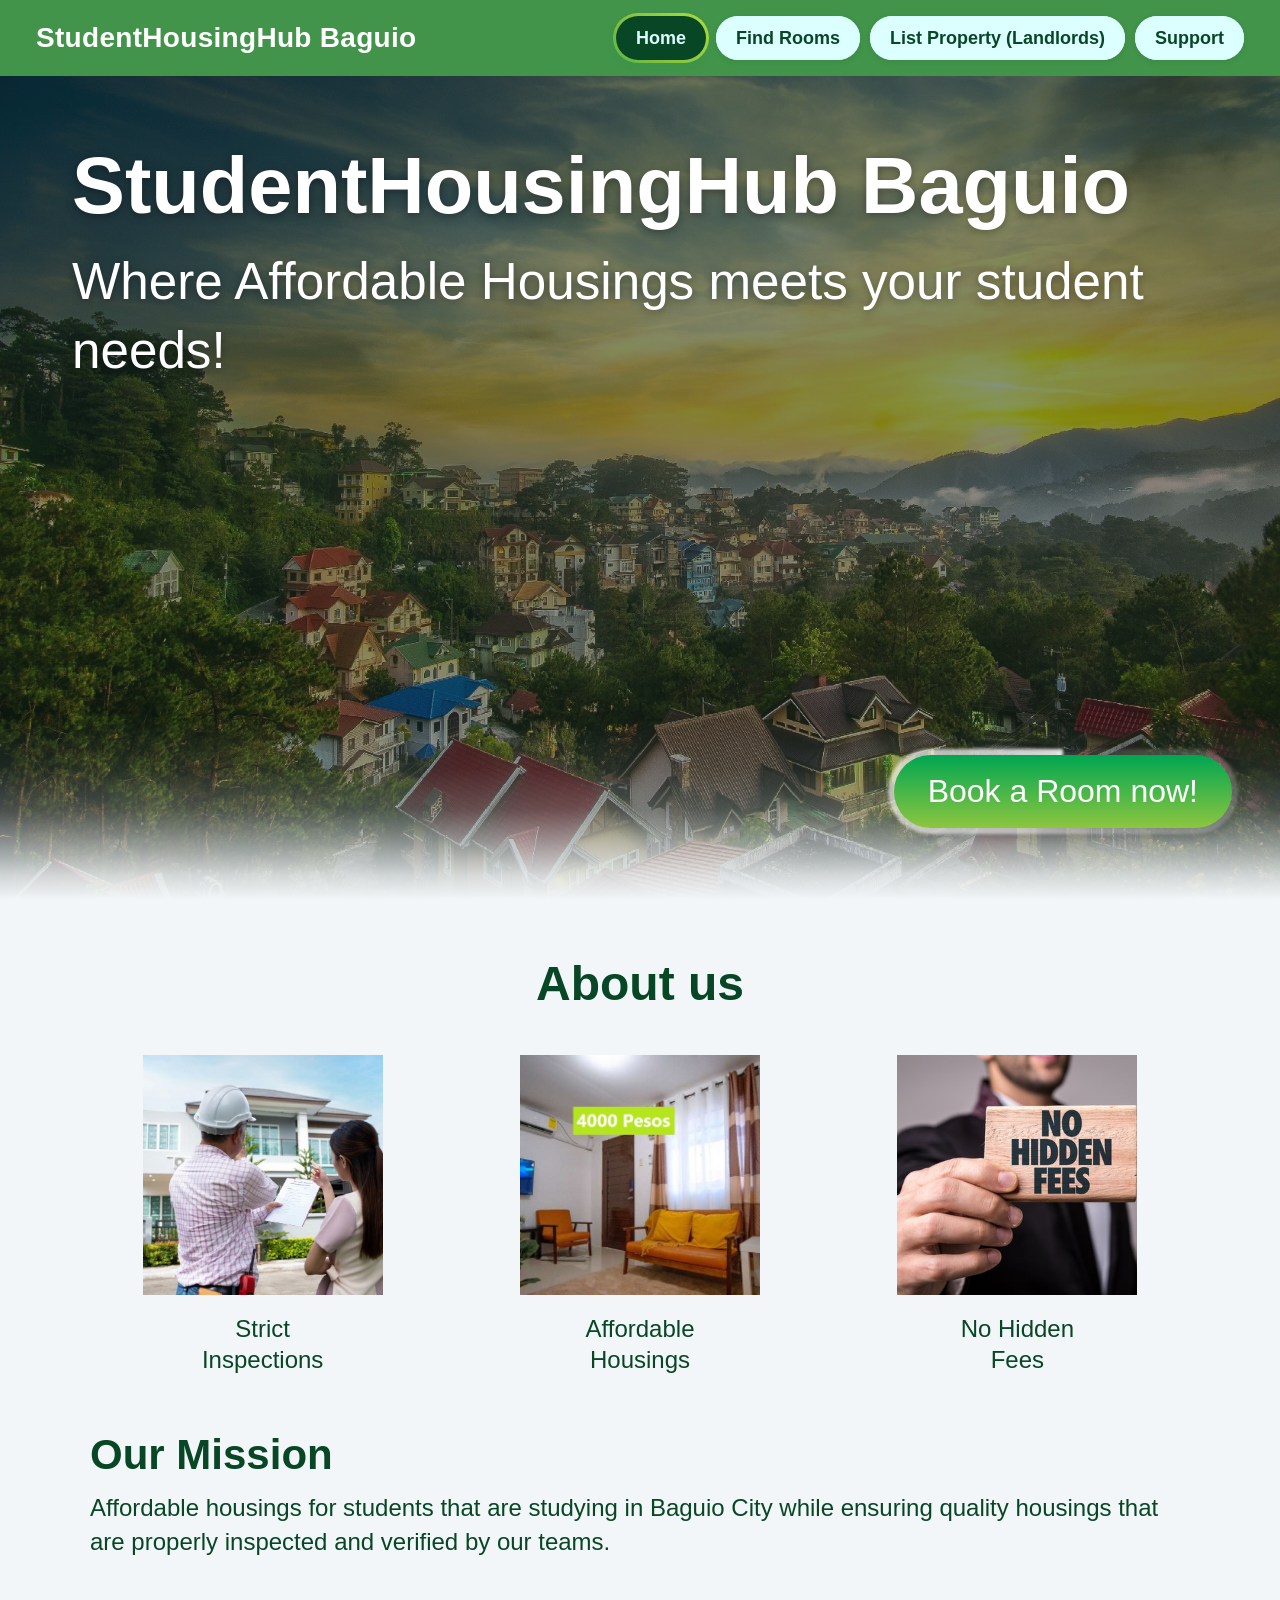
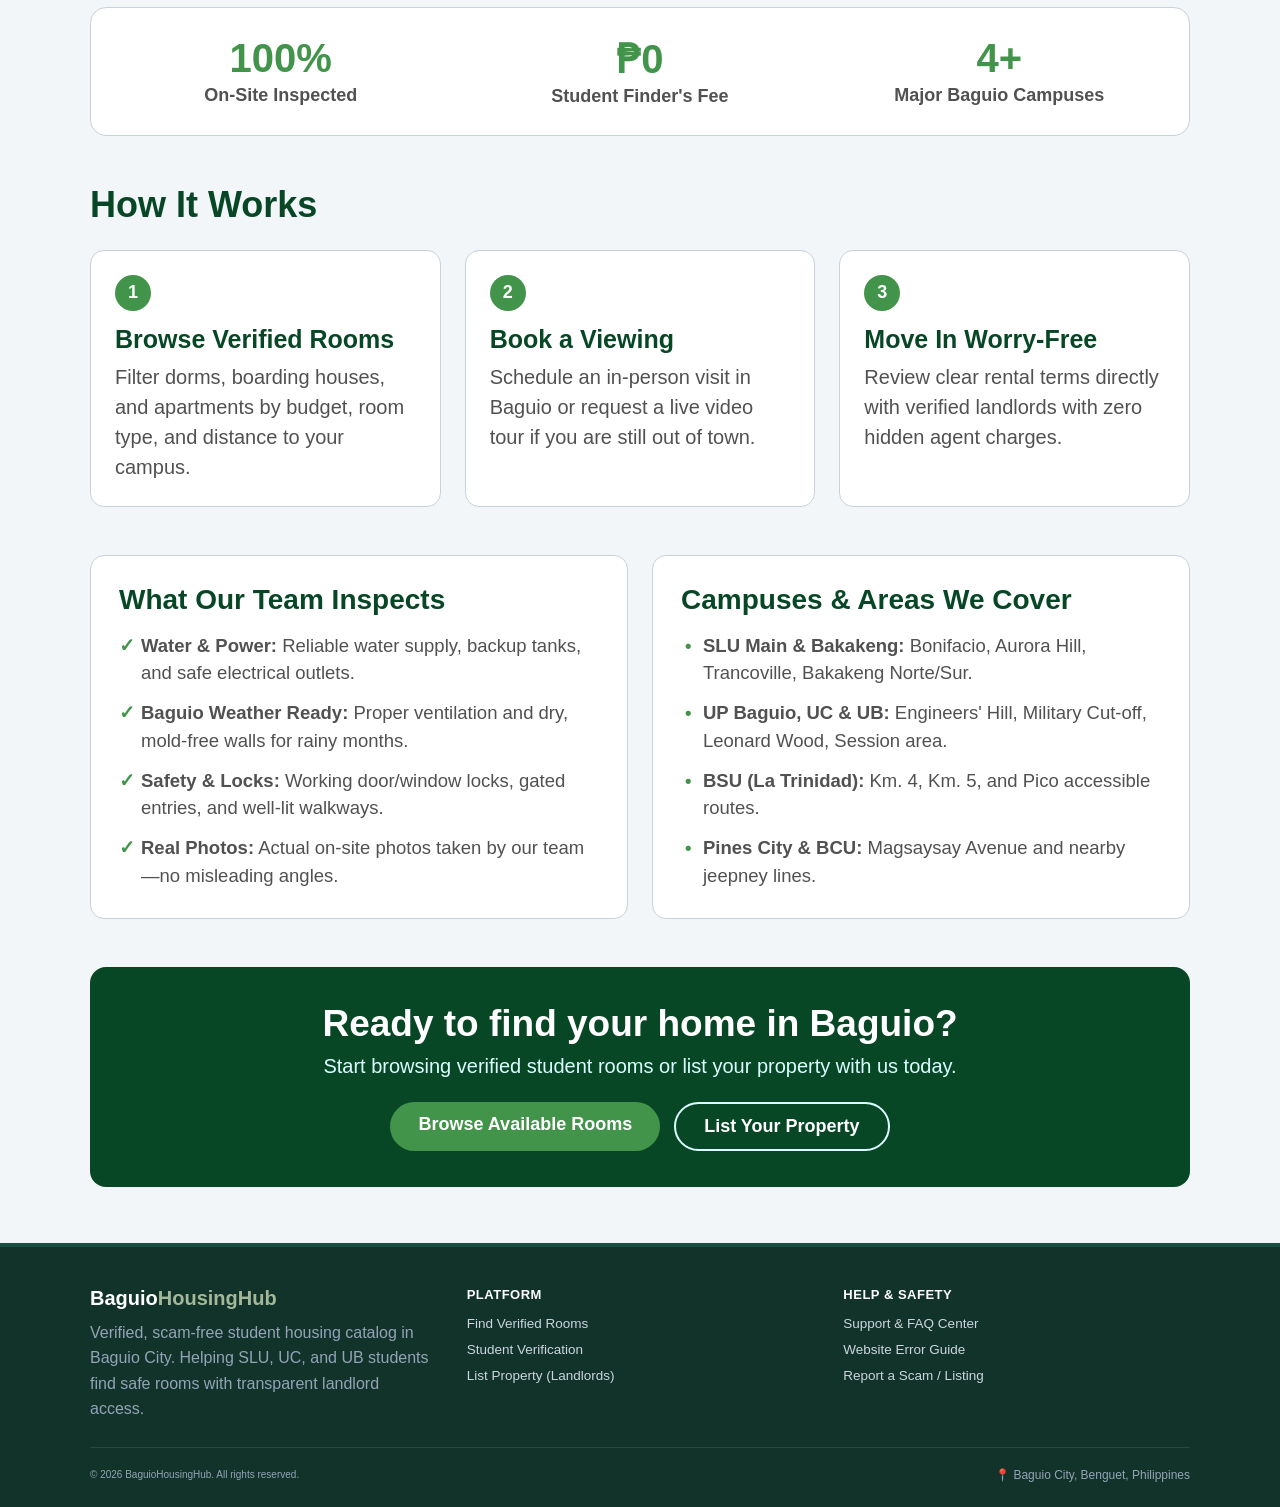
<file: index.html>
<!doctype html>
<html lang="en">
  <head>
    <meta charset="UTF-8" />
    <meta name="viewport" content="width=device-width, initial-scale=1.0" />
    <title>StudentHousingHub Baguio</title>
    <link rel="stylesheet" href="style.css" />
  </head>
  <body>
    <header class="navigationBars">
      <div class="brand-title"><h1>StudentHousingHub Baguio</h1></div>

      <nav class="nav-buttons" aria-label="Primary Navigation">
        <a href="index.html" class="headerButton active" aria-current="page"
          >Home</a
        >
        <a href="rooms.html" class="headerButton">Find Rooms</a>
        <a href="register-property.html" class="headerButton"
          >List Property (Landlords)</a
        >
        <a href="support.html" class="headerButton">Support</a>
      </nav>
    </header>

    <section class="introduction" aria-labelledby="hero-heading">
      <div class="introduction-content">
        <h1 id="hero-heading">Student<wbr />Housing<wbr />Hub Baguio</h1>
        <p>Where Affordable Housings meets your student needs!</p>
      </div>
      <a href="rooms.html" class="introduction-button">Book a Room now!</a>
    </section>

    <main>
      <section class="about-section" id="about" aria-labelledby="about-heading">
        <h2 class="about-title" id="about-heading">About us</h2>

        <div class="about-features">
          <figure class="feature-item">
            <img
              src="assets/images/strictInspection.jpg"
              alt="Strict Inspections"
            />
            <figcaption>
              <p>Strict<br />Inspections</p>
            </figcaption>
          </figure>

          <figure class="feature-item">
            <img
              src="assets/images/affordableHousings.jpg"
              alt="Affordable Housings"
            />
            <figcaption>
              <p>Affordable<br />Housings</p>
            </figcaption>
          </figure>

          <figure class="feature-item">
            <img src="assets/images/noHiddenFees.jpg" alt="No Hidden Fees" />
            <figcaption>
              <p>No Hidden<br />Fees</p>
            </figcaption>
          </figure>
        </div>

        <article class="our-mission" aria-labelledby="mission-heading">
          <h3 id="mission-heading">Our Mission</h3>
          <p>
            Affordable housings for students that are studying in Baguio City
            while ensuring quality housings that are properly inspected and
            verified by our teams.
          </p>
        </article>

        <section class="about-stats" aria-label="Platform Highlights">
          <div class="stat-box">
            <h4>100%</h4>
            <p>On-Site Inspected</p>
          </div>
          <div class="stat-box">
            <h4>₱0</h4>
            <p>Student Finder's Fee</p>
          </div>
          <div class="stat-box">
            <h4>4+</h4>
            <p>Major Baguio Campuses</p>
          </div>
        </section>

        <section class="about-block" aria-labelledby="how-it-works-heading">
          <h3 id="how-it-works-heading">How It Works</h3>
          <ol class="steps-grid" style="list-style: none">
            <li class="step-card">
              <span class="step-number">1</span>
              <h4>Browse Verified Rooms</h4>
              <p>
                Filter dorms, boarding houses, and apartments by budget, room
                type, and distance to your campus.
              </p>
            </li>

            <li class="step-card">
              <span class="step-number">2</span>
              <h4>Book a Viewing</h4>
              <p>
                Schedule an in-person visit in Baguio or request a live video
                tour if you are still out of town.
              </p>
            </li>

            <li class="step-card">
              <span class="step-number">3</span>
              <h4>Move In Worry-Free</h4>
              <p>
                Review clear rental terms directly with verified landlords with
                zero hidden agent charges.
              </p>
            </li>
          </ol>
        </section>

        <div class="about-two-col">
          <article class="info-card" aria-labelledby="inspection-heading">
            <h3 id="inspection-heading">What Our Team Inspects</h3>
            <ul class="check-list">
              <li>
                <strong>Water & Power:</strong> Reliable water supply, backup
                tanks, and safe electrical outlets.
              </li>
              <li>
                <strong>Baguio Weather Ready:</strong> Proper ventilation and
                dry, mold-free walls for rainy months.
              </li>
              <li>
                <strong>Safety & Locks:</strong> Working door/window locks,
                gated entries, and well-lit walkways.
              </li>
              <li>
                <strong>Real Photos:</strong> Actual on-site photos taken by our
                team—no misleading angles.
              </li>
            </ul>
          </article>

          <article class="info-card" aria-labelledby="campuses-heading">
            <h3 id="campuses-heading">Campuses & Areas We Cover</h3>
            <ul class="campus-list">
              <li>
                <strong>SLU Main & Bakakeng:</strong> Bonifacio, Aurora Hill,
                Trancoville, Bakakeng Norte/Sur.
              </li>
              <li>
                <strong>UP Baguio, UC & UB:</strong> Engineers' Hill, Military
                Cut-off, Leonard Wood, Session area.
              </li>
              <li>
                <strong>BSU (La Trinidad):</strong> Km. 4, Km. 5, and Pico
                accessible routes.
              </li>
              <li>
                <strong>Pines City & BCU:</strong> Magsaysay Avenue and nearby
                jeepney lines.
              </li>
            </ul>
          </article>
        </div>

        <aside class="about-cta" aria-labelledby="cta-heading">
          <h3 id="cta-heading">Ready to find your home in Baguio?</h3>
          <p>
            Start browsing verified student rooms or list your property with us
            today.
          </p>
          <div class="about-cta-buttons">
            <a href="rooms.html" class="btn-primary">Browse Available Rooms</a>
            <a href="register-property.html" class="btn-outline"
              >List Your Property</a
            >
          </div>
        </aside>
      </section>
    </main>

    <footer>
      <div class="footer-container">
        <div class="footer-brand">
          <h2>Baguio<span>HousingHub</span></h2>
          <p>
            Verified, scam-free student housing catalog in Baguio City. Helping
            SLU, UC, and UB students find safe rooms with transparent landlord
            access.
          </p>
        </div>

        <nav class="footer-col" aria-label="Platform Links">
          <h4>Platform</h4>
          <ul>
            <li><a href="index.html">Find Verified Rooms</a></li>
            <li><a href="verify.html">Student Verification</a></li>
            <li>
              <a href="register-property.html">List Property (Landlords)</a>
            </li>
          </ul>
        </nav>

        <nav class="footer-col" aria-label="Help and Safety Links">
          <h4>Help & Safety</h4>
          <ul>
            <li><a href="support.html">Support & FAQ Center</a></li>
            <li><a href="support.html">Website Error Guide</a></li>
            <li><a href="support.html">Report a Scam / Listing</a></li>
          </ul>
        </nav>
      </div>

      <div class="footer-bottom">
        <small>&copy; 2026 BaguioHousingHub. All rights reserved.</small>
        <address style="font-style: normal">
          📍 Baguio City, Benguet, Philippines
        </address>
      </div>
    </footer>
  </body>
</html>
</file>
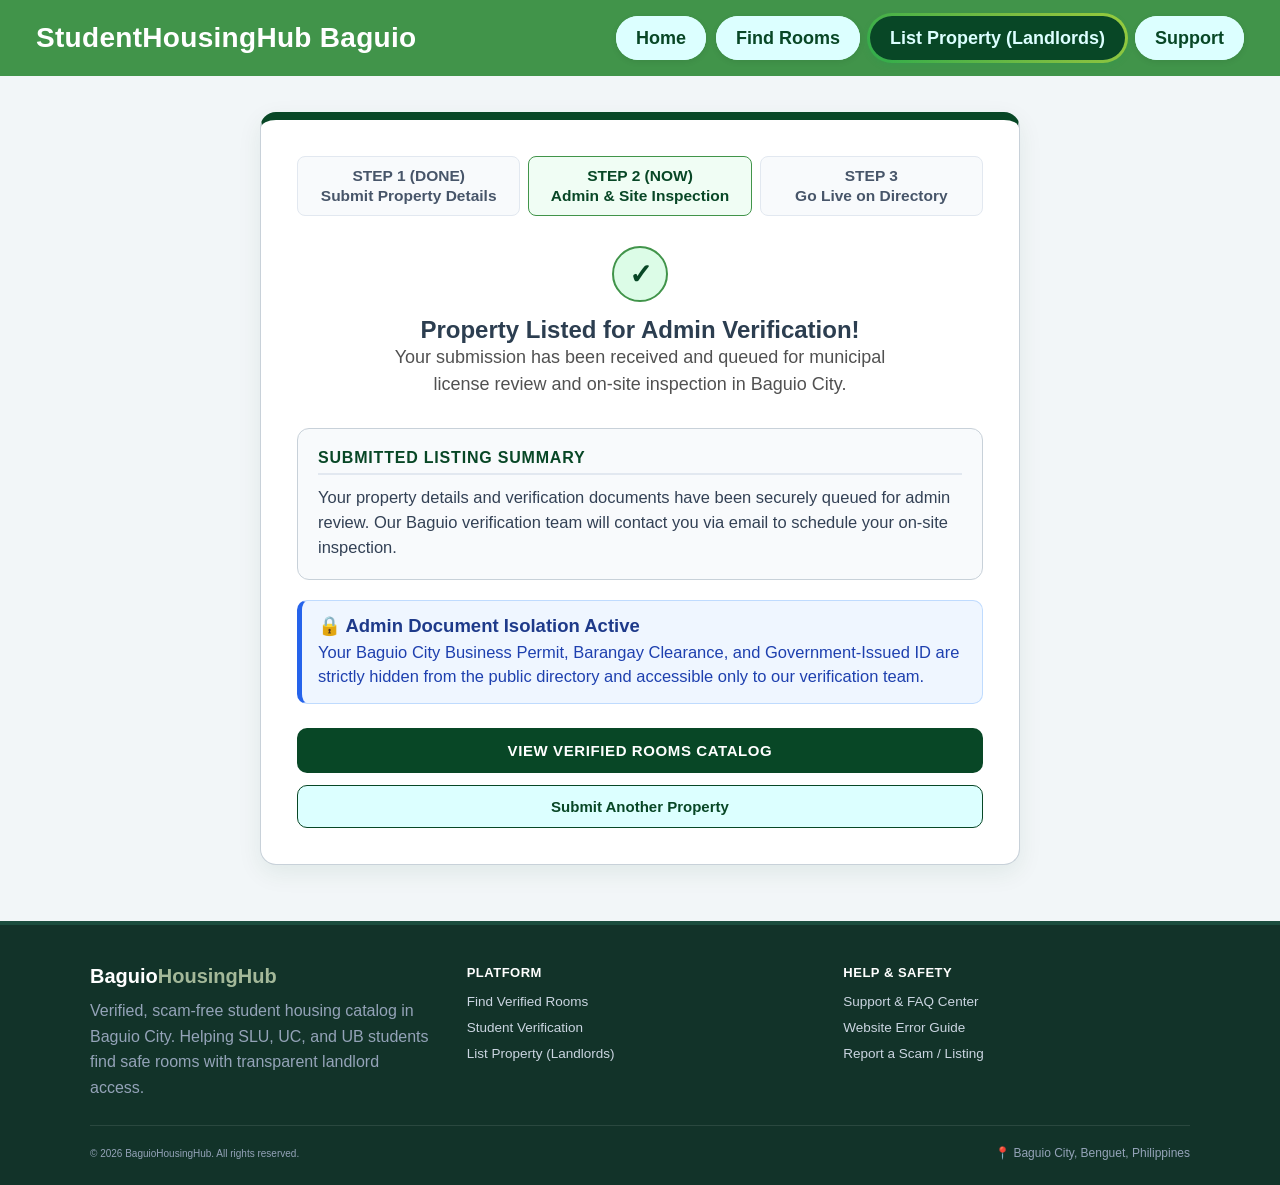
<file: register-property-submitted.html>
<!doctype html>
<html lang="en">
  <head>
    <meta charset="UTF-8" />
    <meta name="viewport" content="width=device-width, initial-scale=1.0" />
    <title>Listing Submitted - StudentHousingHub Baguio</title>
    <link rel="stylesheet" href="style.css" />
    <link rel="stylesheet" href="register-property.css" />
  </head>
  <body>
    <header class="navigationBars">
      <div class="brand-title">
        <h1>
          <a href="index.html" class="brand-link">StudentHousingHub Baguio</a>
        </h1>
      </div>

      <nav class="nav-buttons" aria-label="Primary Navigation">
        <a href="index.html" class="headerButton">Home</a>
        <a href="rooms.html" class="headerButton">Find Rooms</a>
        <a
          href="register-property.html"
          class="headerButton active"
          aria-current="page"
          >List Property (Landlords)</a
        >
        <a href="support.html" class="headerButton">Support</a>
      </nav>
    </header>

    <main class="page-wrapper">
      <div class="form-container">
        <!-- 3-STEP LANDLORD VERIFICATION FLOW (STEP 2 ACTIVE) -->
        <div class="approval-steps" aria-label="Listing Verification Process">
          <div class="approval-step">
            <span>Step 1 (Done)</span>
            Submit Property Details
          </div>
          <div class="approval-step active-step">
            <span>Step 2 (Now)</span>
            Admin &amp; Site Inspection
          </div>
          <div class="approval-step">
            <span>Step 3</span>
            Go Live on Directory
          </div>
        </div>

        <div class="submitted-hero" role="status">
          <div class="submitted-icon">✓</div>
          <h2>Property Listed for Admin Verification!</h2>
          <p class="subtitle">
            Your submission has been received and queued for municipal license
            review and on-site inspection in Baguio City.
          </p>
        </div>
        <div class="submitted-summary-card" id="submittedDetailsCard">
          <div class="form-section-title" style="margin-top: 0">
            Submitted Listing Summary
          </div>
          <div id="listingSummaryContent" class="summary-details-list">
            <p>
              Your property details and verification documents have been
              securely queued for admin review.
            </p>
          </div>
        </div>

        <div class="payment-shield-box" style="margin-top: 20px">
          <strong>🔒 Admin Document Isolation Active</strong>
          <p>
            Your Baguio City Business Permit, Barangay Clearance, and
            Government-Issued ID are strictly hidden from the public directory
            and accessible only to our verification team.
          </p>
        </div>

        <div class="submitted-actions">
          <a href="rooms.html" class="submit-btn action-link-btn"
            >View Verified Rooms Catalog</a
          >
          <a href="register-property.html" class="secondary-action-btn"
            >Submit Another Property</a
          >
        </div>
      </div>
    </main>

    <footer>
      <div class="footer-container">
        <div class="footer-brand">
          <h2>Baguio<span>HousingHub</span></h2>
          <p>
            Verified, scam-free student housing catalog in Baguio City. Helping
            SLU, UC, and UB students find safe rooms with transparent landlord
            access.
          </p>
        </div>

        <nav class="footer-col" aria-label="Platform Links">
          <h4>Platform</h4>
          <ul>
            <li><a href="rooms.html">Find Verified Rooms</a></li>
            <li><a href="verify.html">Student Verification</a></li>
            <li>
              <a href="register-property.html">List Property (Landlords)</a>
            </li>
          </ul>
        </nav>

        <nav class="footer-col" aria-label="Help and Safety Links">
          <h4>Help &amp; Safety</h4>
          <ul>
            <li><a href="support.html">Support &amp; FAQ Center</a></li>
            <li>
              <a href="support.html#errorGuideSection">Website Error Guide</a>
            </li>
            <li>
              <a href="support.html#ticketFormSection"
                >Report a Scam / Listing</a
              >
            </li>
          </ul>
        </nav>
      </div>

      <div class="footer-bottom">
        <small>&copy; 2026 BaguioHousingHub. All rights reserved.</small>
        <address class="footer-address">
          📍 Baguio City, Benguet, Philippines
        </address>
      </div>
    </footer>

    <script src="register-property-submitted.js"></script>
  </body>
</html>
</file>
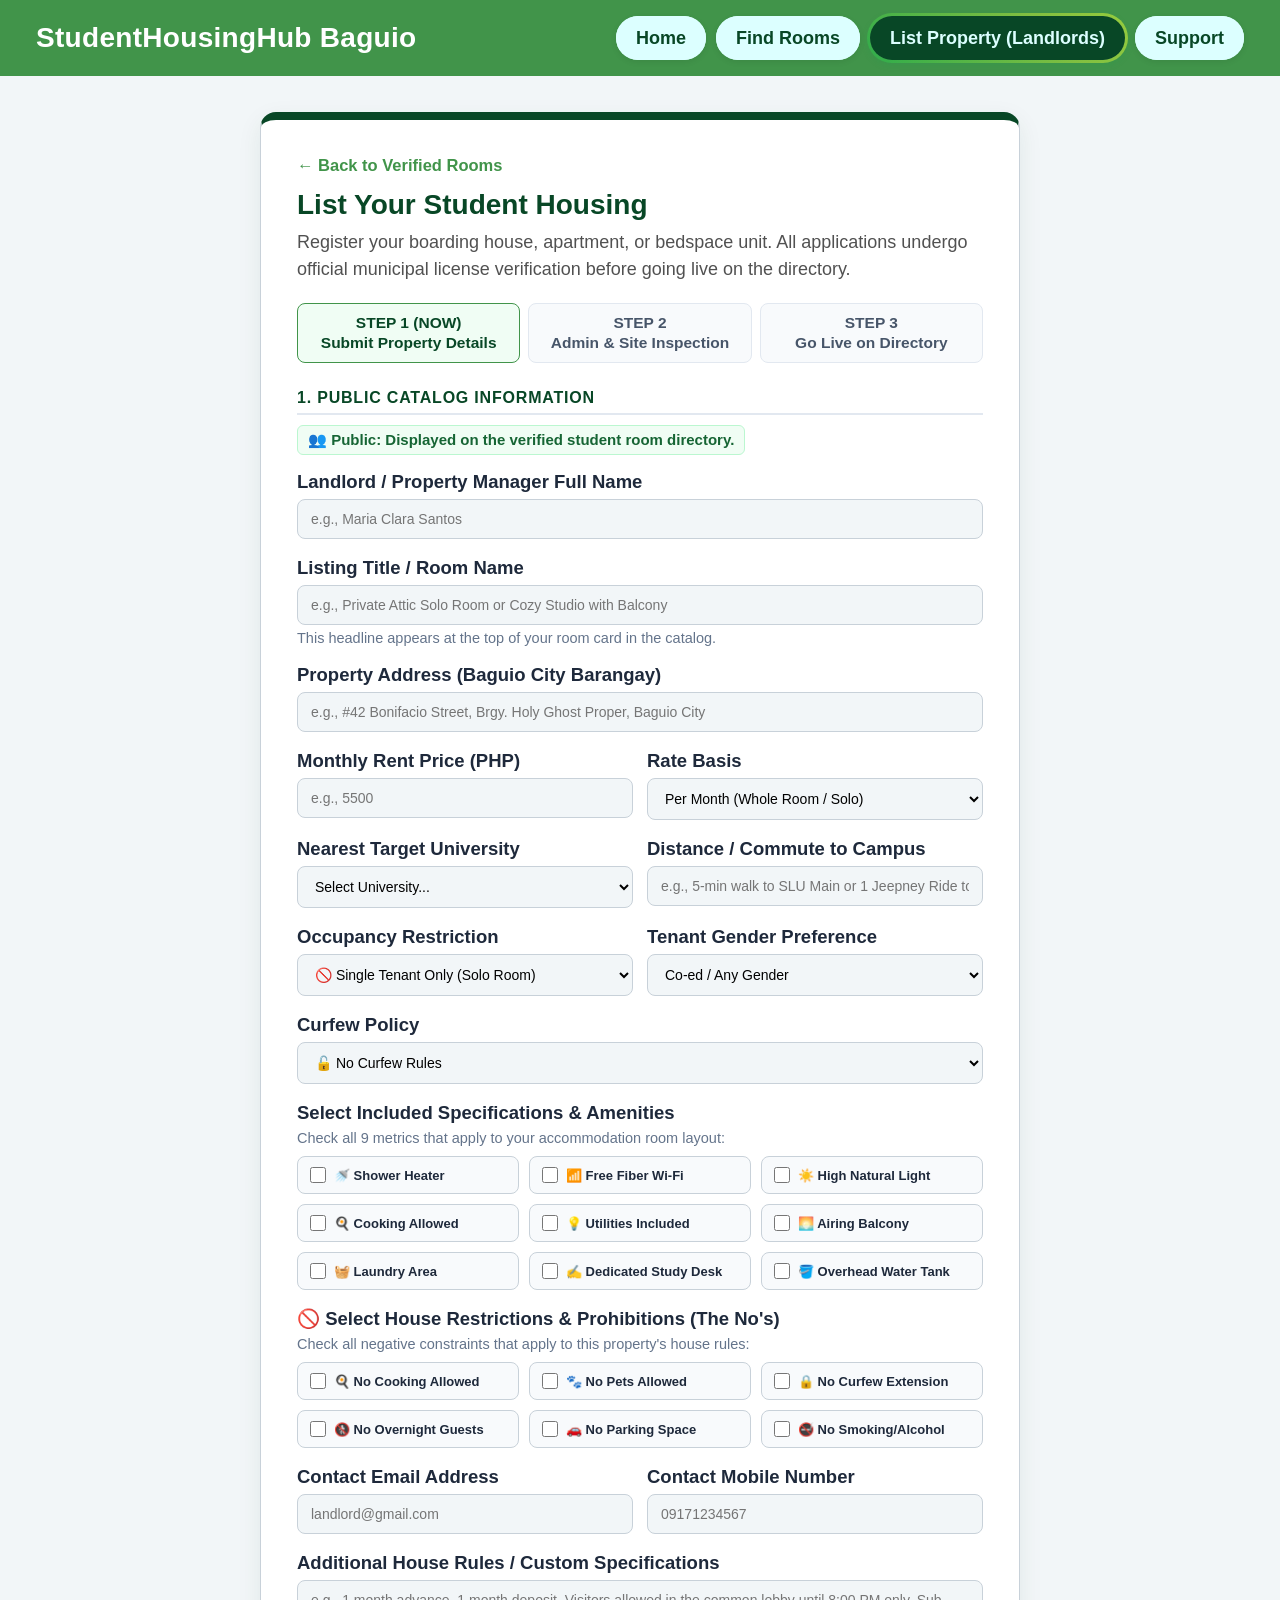
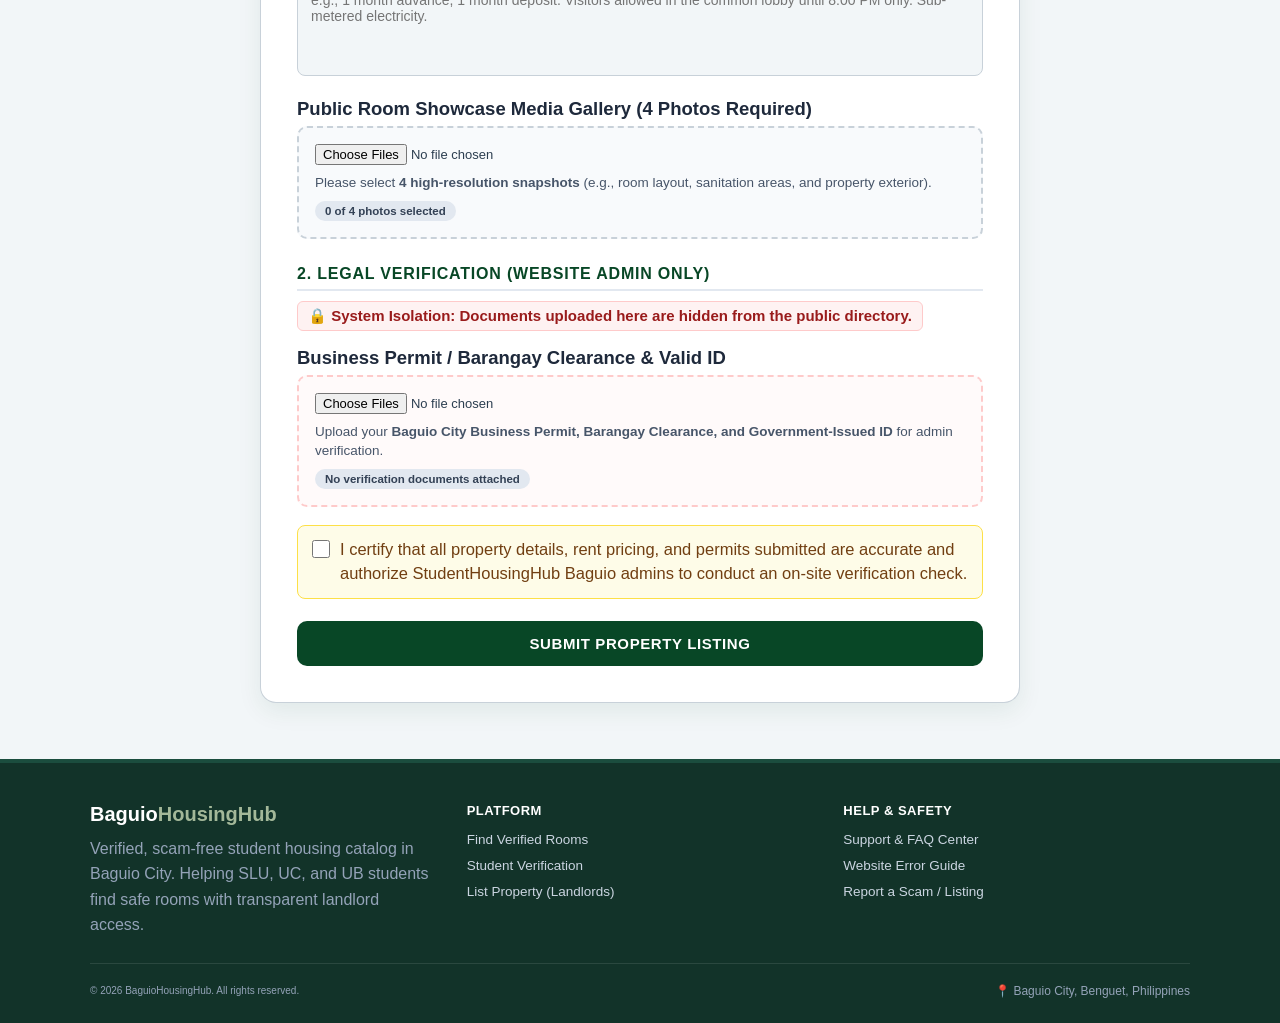
<file: register-property.html>
<!doctype html>
<html lang="en">
  <head>
    <meta charset="UTF-8" />
    <meta name="viewport" content="width=device-width, initial-scale=1.0" />
    <title>List Your Property - StudentHousingHub Baguio</title>
    <link rel="stylesheet" href="style.css" />
    <link rel="stylesheet" href="register-property.css" />
  </head>
  <body>
    <header class="navigationBars">
      <div class="brand-title">
        <h1>
          <a href="index.html" class="brand-link">StudentHousingHub Baguio</a>
        </h1>
      </div>

      <nav class="nav-buttons" aria-label="Primary Navigation">
        <a href="index.html" class="headerButton">Home</a>
        <a href="rooms.html" class="headerButton">Find Rooms</a>
        <a
          href="register-property.html"
          class="headerButton active"
          aria-current="page"
          >List Property (Landlords)</a
        >
        <a href="support.html" class="headerButton">Support</a>
      </nav>
    </header>

    <main class="page-wrapper">
      <div class="form-container">
        <a href="rooms.html" class="back-link">← Back to Verified Rooms</a>

        <div class="form-header">
          <h2>List Your Student Housing</h2>
          <p class="subtitle">
            Register your boarding house, apartment, or bedspace unit. All
            applications undergo official municipal license verification before
            going live on the directory.
          </p>
        </div>

        <!-- 3-STEP LANDLORD VERIFICATION FLOW -->
        <div class="approval-steps" aria-label="Listing Verification Process">
          <div class="approval-step active-step">
            <span>Step 1 (Now)</span>
            Submit Property Details
          </div>
          <div class="approval-step">
            <span>Step 2</span>
            Admin &amp; Site Inspection
          </div>
          <div class="approval-step">
            <span>Step 3</span>
            Go Live on Directory
          </div>
        </div>

        <form id="propertyForm">
          <!-- SECTION 1: PUBLIC CATALOG INFORMATION -->
          <div class="form-section-title">1. Public Catalog Information</div>
          <span class="privacy-badge badge-shared"
            >👥 Public: Displayed on the verified student room directory.</span
          >

          <div class="form-group">
            <label for="landlordName"
              >Landlord / Property Manager Full Name</label
            >
            <input
              type="text"
              id="landlordName"
              name="Landlord Name"
              placeholder="e.g., Maria Clara Santos"
              required
            />
          </div>

          <div class="form-group">
            <label for="listingTitle">Listing Title / Room Name</label>
            <input
              type="text"
              id="listingTitle"
              name="Listing Title"
              placeholder="e.g., Private Attic Solo Room or Cozy Studio with Balcony"
              required
            />
            <span class="field-hint"
              >This headline appears at the top of your room card in the
              catalog.</span
            >
          </div>

          <div class="form-group">
            <label for="propertyAddress"
              >Property Address (Baguio City Barangay)</label
            >
            <input
              type="text"
              id="propertyAddress"
              name="Property Address"
              placeholder="e.g., #42 Bonifacio Street, Brgy. Holy Ghost Proper, Baguio City"
              required
            />
          </div>

          <div class="form-row">
            <div class="form-group">
              <label for="monthlyRent">Monthly Rent Price (PHP)</label>
              <input
                type="number"
                id="monthlyRent"
                name="Monthly Rent"
                placeholder="e.g., 5500"
                min="500"
                step="50"
                required
              />
            </div>

            <div class="form-group">
              <label for="rateType">Rate Basis</label>
              <select id="rateType" name="Rate Type" required>
                <option value="month">Per Month (Whole Room / Solo)</option>
                <option value="head">Per Head (Bedspace / Shared)</option>
                <option value="fixed">Per Month Fixed (Barkada Unit)</option>
              </select>
            </div>
          </div>

          <div class="form-row">
            <div class="form-group">
              <label for="targetUniversity">Nearest Target University</label>
              <select id="targetUniversity" name="Target University" required>
                <option value="" disabled selected>Select University...</option>
                <option value="slu">Saint Louis University (SLU)</option>
                <option value="uc">University of the Cordilleras (UC)</option>
                <option value="ub">University of Baguio (UB)</option>
                <option value="upb">UP Baguio</option>
              </select>
            </div>

            <div class="form-group">
              <label for="campusDistance">Distance / Commute to Campus</label>
              <input
                type="text"
                id="campusDistance"
                name="Campus Distance"
                placeholder="e.g., 5-min walk to SLU Main or 1 Jeepney Ride to UC"
                required
              />
            </div>
          </div>

          <div class="form-row">
            <div class="form-group">
              <label for="occupancyRestriction">Occupancy Restriction</label>
              <select
                id="occupancyRestriction"
                name="Occupancy Restriction"
                required
              >
                <option value="solo">🚫 Single Tenant Only (Solo Room)</option>
                <option value="twin">👥 Max 2 Tenants (Twin Share)</option>
                <option value="group">
                  👨‍👩‍👦‍👦 Accommodates 2-4 Pax (Group/Barkada)
                </option>
                <option value="bedspace">
                  📶 Multiple Bedspace Slots Available
                </option>
              </select>
            </div>

            <div class="form-group">
              <label for="tenantGender">Tenant Gender Preference</label>
              <select id="tenantGender" name="Tenant Gender" required>
                <option value="coed">Co-ed / Any Gender</option>
                <option value="female">Female Students Only</option>
                <option value="male">Male Students Only</option>
              </select>
            </div>
          </div>

          <div class="form-group">
            <label for="curfewPolicy">Curfew Policy</label>
            <select id="curfewPolicy" name="Curfew Policy" required>
              <option value="none">🔓 No Curfew Rules</option>
              <option value="10pm">🔒 10:00 PM Gate Lockout</option>
              <option value="9pm">🔒 Strict 9:00 PM Gate Lockout</option>
            </select>
          </div>
          <!-- INCLUDED SPECIFICATIONS & AMENITIES -->
          <div class="form-group">
            <label>Select Included Specifications &amp; Amenities</label>
            <span class="field-hint block-hint"
              >Check all 9 metrics that apply to your accommodation room
              layout:</span
            >

            <div class="checkbox-grid">
              <label class="check-card">
                <input type="checkbox" name="amenities" value="Shower Heater" />
                <span>🚿 Shower Heater</span>
              </label>
              <label class="check-card">
                <input
                  type="checkbox"
                  name="amenities"
                  value="Free Fiber Wi-Fi"
                />
                <span>📶 Free Fiber Wi-Fi</span>
              </label>
              <label class="check-card">
                <input
                  type="checkbox"
                  name="amenities"
                  value="High Natural Light"
                />
                <span>☀️ High Natural Light</span>
              </label>
              <label class="check-card">
                <input
                  type="checkbox"
                  name="amenities"
                  value="Cooking Allowed"
                />
                <span>🍳 Cooking Allowed</span>
              </label>
              <label class="check-card">
                <input
                  type="checkbox"
                  name="amenities"
                  value="Utilities Included"
                />
                <span>💡 Utilities Included</span>
              </label>
              <label class="check-card">
                <input
                  type="checkbox"
                  name="amenities"
                  value="Airing Balcony"
                />
                <span>🌅 Airing Balcony</span>
              </label>
              <label class="check-card">
                <input type="checkbox" name="amenities" value="Laundry Area" />
                <span>🧺 Laundry Area</span>
              </label>
              <label class="check-card">
                <input
                  type="checkbox"
                  name="amenities"
                  value="Dedicated Study Desk"
                />
                <span>✍️ Dedicated Study Desk</span>
              </label>
              <label class="check-card">
                <input
                  type="checkbox"
                  name="amenities"
                  value="Overhead Water Tank"
                />
                <span>🪣 Overhead Water Tank</span>
              </label>
            </div>
          </div>

          <!-- HOUSE RESTRICTIONS & PROHIBITIONS -->
          <div class="form-group">
            <label
              >🚫 Select House Restrictions &amp; Prohibitions (The No's)</label
            >
            <span class="field-hint block-hint"
              >Check all negative constraints that apply to this property's
              house rules:</span
            >

            <div class="checkbox-grid restrictions-grid">
              <label class="check-card restriction-card">
                <input
                  type="checkbox"
                  name="restrictions"
                  value="No Cooking Allowed"
                  id="restrictNoCooking"
                />
                <span>🍳 No Cooking Allowed</span>
              </label>
              <label class="check-card restriction-card">
                <input
                  type="checkbox"
                  name="restrictions"
                  value="No Pets Allowed"
                />
                <span>🐾 No Pets Allowed</span>
              </label>
              <label class="check-card restriction-card">
                <input
                  type="checkbox"
                  name="restrictions"
                  value="No Curfew Extension"
                />
                <span>🔒 No Curfew Extension</span>
              </label>
              <label class="check-card restriction-card">
                <input
                  type="checkbox"
                  name="restrictions"
                  value="No Overnight Guests"
                />
                <span>🚷 No Overnight Guests</span>
              </label>
              <label class="check-card restriction-card">
                <input
                  type="checkbox"
                  name="restrictions"
                  value="No Parking Space"
                />
                <span>🚗 No Parking Space</span>
              </label>
              <label class="check-card restriction-card">
                <input
                  type="checkbox"
                  name="restrictions"
                  value="No Smoking/Alcohol"
                />
                <span>🚭 No Smoking/Alcohol</span>
              </label>
            </div>
          </div>

          <div class="form-row">
            <div class="form-group">
              <label for="landlordEmail">Contact Email Address</label>
              <input
                type="email"
                id="landlordEmail"
                name="Contact Email"
                placeholder="landlord@gmail.com"
                required
              />
            </div>

            <div class="form-group">
              <label for="landlordMobile">Contact Mobile Number</label>
              <input
                type="tel"
                id="landlordMobile"
                name="Contact Mobile"
                placeholder="09171234567"
                pattern="^(09)\d{9}$"
                title="Must be an 11-digit Philippine mobile number starting with 09"
                required
              />
            </div>
          </div>

          <div class="form-group">
            <label for="customRules"
              >Additional House Rules / Custom Specifications</label
            >
            <textarea
              id="customRules"
              name="Additional Rules"
              placeholder="e.g., 1 month advance, 1 month deposit. Visitors allowed in the common lobby until 8:00 PM only. Sub-metered electricity."
            ></textarea>
          </div>
          <!-- 4 PHOTOS REQUIRED WITH LIVE PREVIEW -->
          <div class="form-group">
            <label for="galleryPhotos"
              >Public Room Showcase Media Gallery (4 Photos Required)</label
            >
            <div class="file-upload-box">
              <input
                type="file"
                id="galleryPhotos"
                name="Gallery Photos"
                accept="image/*"
                multiple
                required
              />
              <p class="upload-instruction">
                Please select
                <strong>4 high-resolution snapshots</strong> (e.g., room layout,
                sanitation areas, and property exterior).
              </p>
              <span id="galleryPhotoCount" class="file-status-badge"
                >0 of 4 photos selected</span
              >
              <div
                id="photoPreviewGrid"
                class="photo-preview-grid hidden"
              ></div>
            </div>
          </div>

          <!-- SECTION 2: LEGAL VERIFICATION (ADMIN ONLY) -->
          <div class="form-section-title">
            2. Legal Verification (Website Admin Only)
          </div>
          <span class="privacy-badge badge-private"
            >🔒 System Isolation: Documents uploaded here are hidden from the
            public directory.</span
          >

          <div class="form-group">
            <label for="legalDocs"
              >Business Permit / Barangay Clearance &amp; Valid ID</label
            >
            <div class="file-upload-box private-upload-box">
              <input
                type="file"
                id="legalDocs"
                name="Legal Documents"
                accept=".pdf,.jpg,.jpeg,.png"
                multiple
                required
              />
              <p class="upload-instruction">
                Upload your
                <strong
                  >Baguio City Business Permit, Barangay Clearance, and
                  Government-Issued ID</strong
                >
                for admin verification.
              </p>
              <span id="legalDocStatus" class="file-status-badge"
                >No verification documents attached</span
              >
            </div>
          </div>

          <div class="consent-box">
            <input type="checkbox" id="landlordConsent" required />
            <label for="landlordConsent">
              I certify that all property details, rent pricing, and permits
              submitted are accurate and authorize StudentHousingHub Baguio
              admins to conduct an on-site verification check.
            </label>
          </div>

          <button type="submit" id="submitListingBtn" class="submit-btn">
            Submit Property Listing
          </button>
        </form>
      </div>
    </main>

    <footer>
      <div class="footer-container">
        <div class="footer-brand">
          <h2>Baguio<span>HousingHub</span></h2>
          <p>
            Verified, scam-free student housing catalog in Baguio City. Helping
            SLU, UC, and UB students find safe rooms with transparent landlord
            access.
          </p>
        </div>

        <nav class="footer-col" aria-label="Platform Links">
          <h4>Platform</h4>
          <ul>
            <li><a href="rooms.html">Find Verified Rooms</a></li>
            <li><a href="verify.html">Student Verification</a></li>
            <li>
              <a href="register-property.html">List Property (Landlords)</a>
            </li>
          </ul>
        </nav>

        <nav class="footer-col" aria-label="Help and Safety Links">
          <h4>Help &amp; Safety</h4>
          <ul>
            <li><a href="support.html">Support &amp; FAQ Center</a></li>
            <li>
              <a href="support.html#errorGuideSection">Website Error Guide</a>
            </li>
            <li>
              <a href="support.html#ticketFormSection"
                >Report a Scam / Listing</a
              >
            </li>
          </ul>
        </nav>
      </div>

      <div class="footer-bottom">
        <small>&copy; 2026 BaguioHousingHub. All rights reserved.</small>
        <address class="footer-address">
          📍 Baguio City, Benguet, Philippines
        </address>
      </div>
    </footer>

    <script src="register-property.js"></script>
  </body>
</html>
</file>
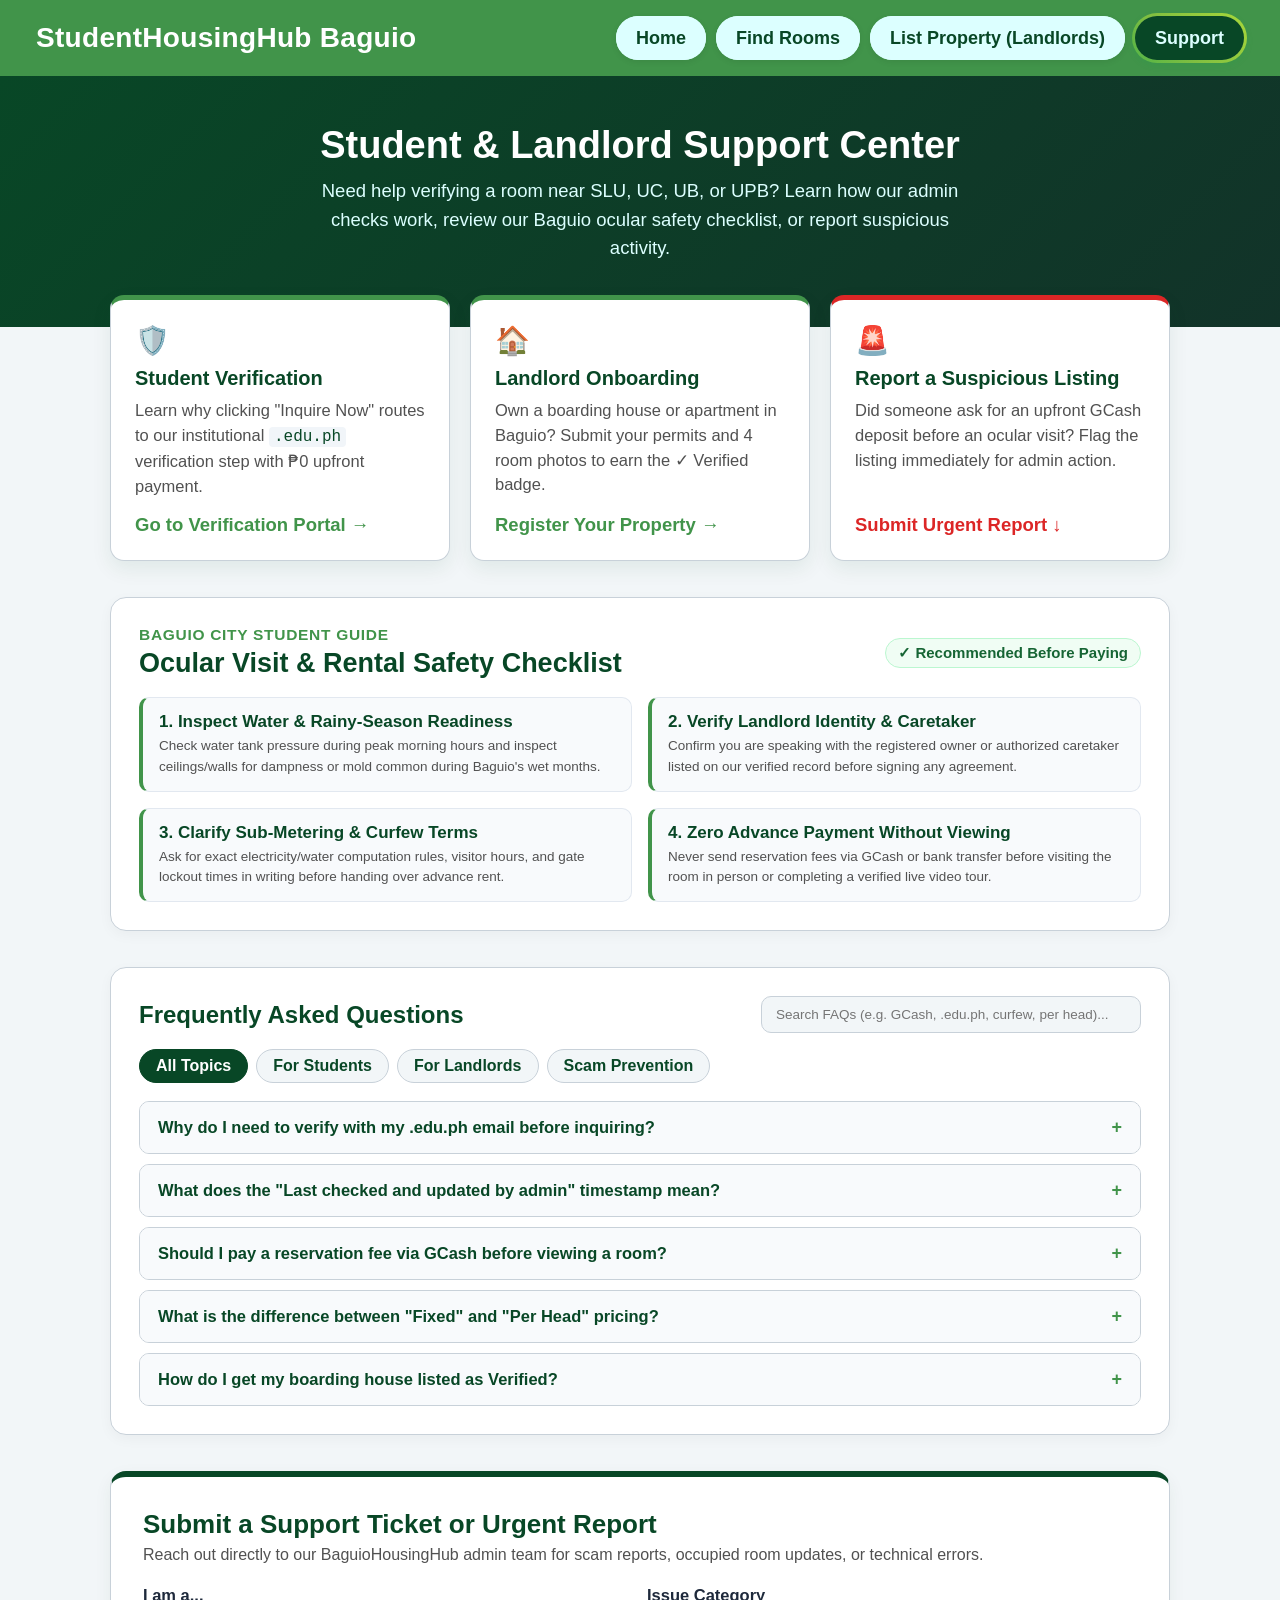
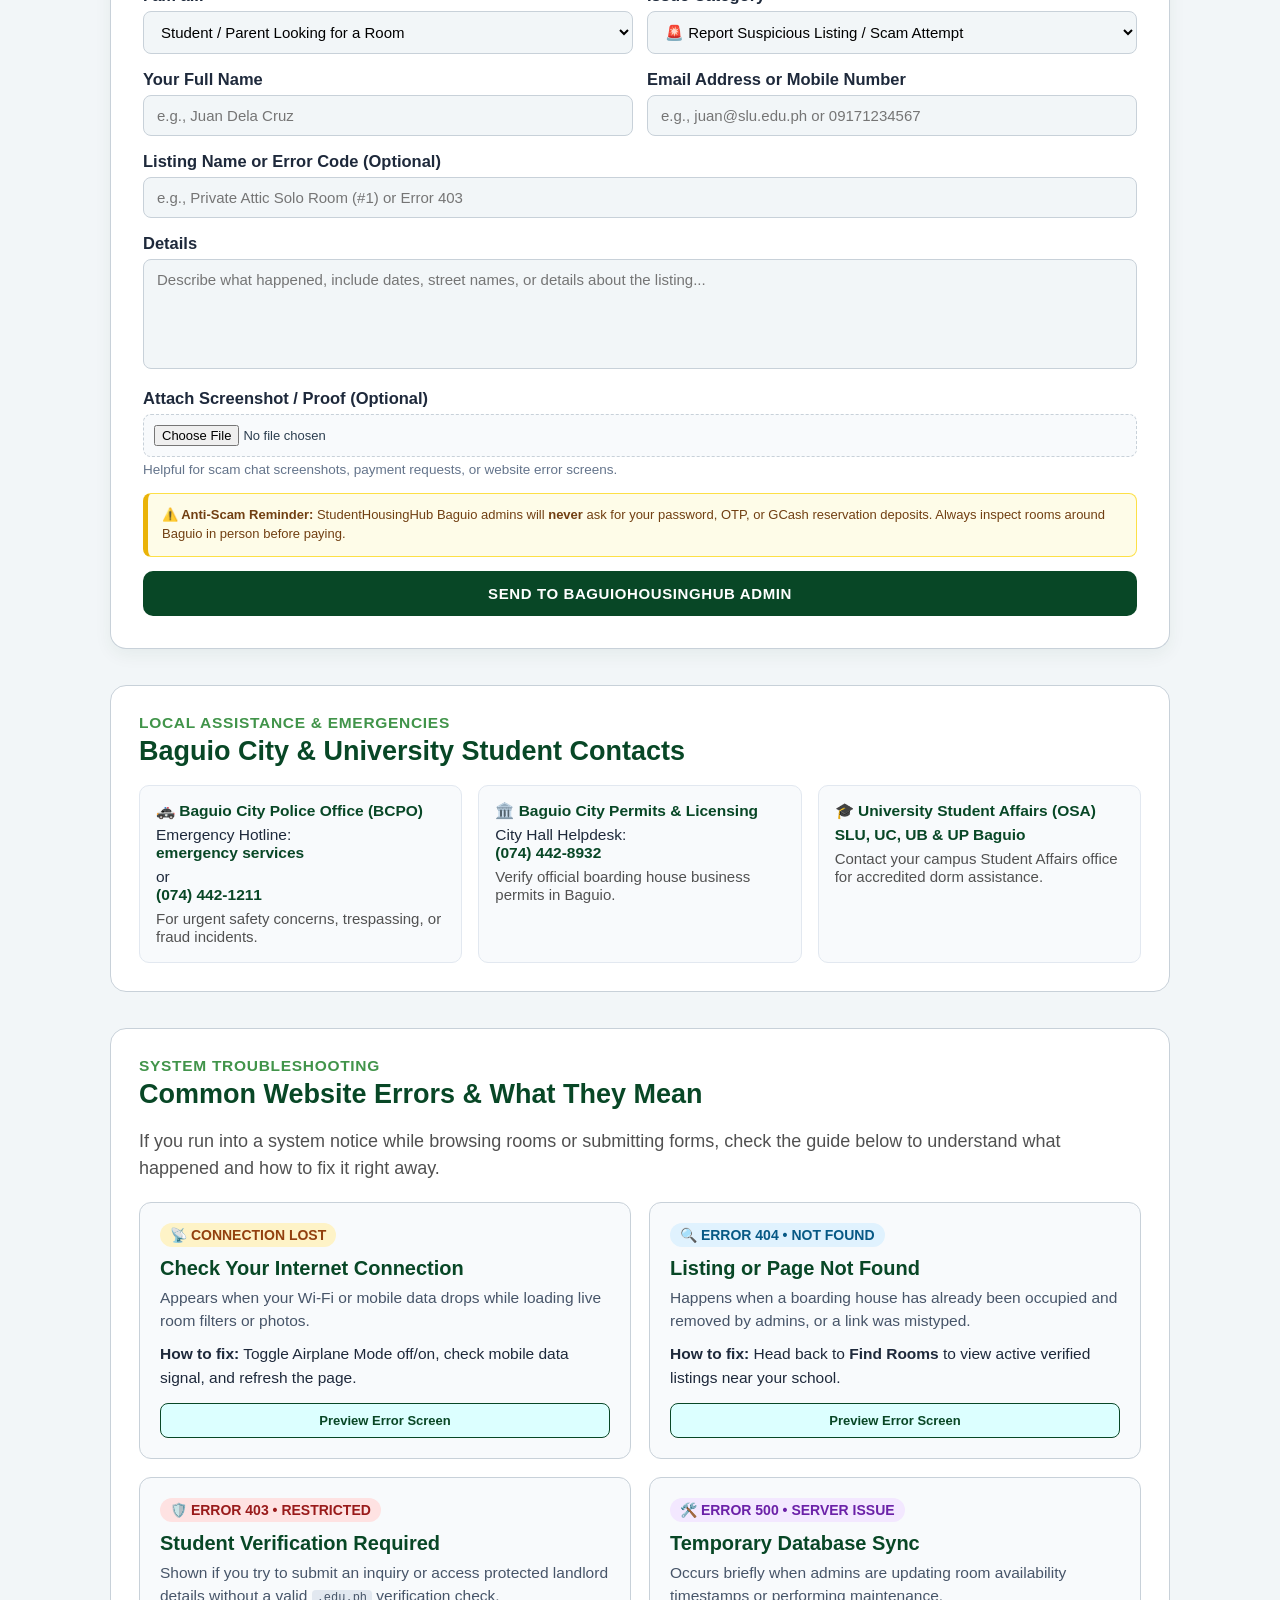
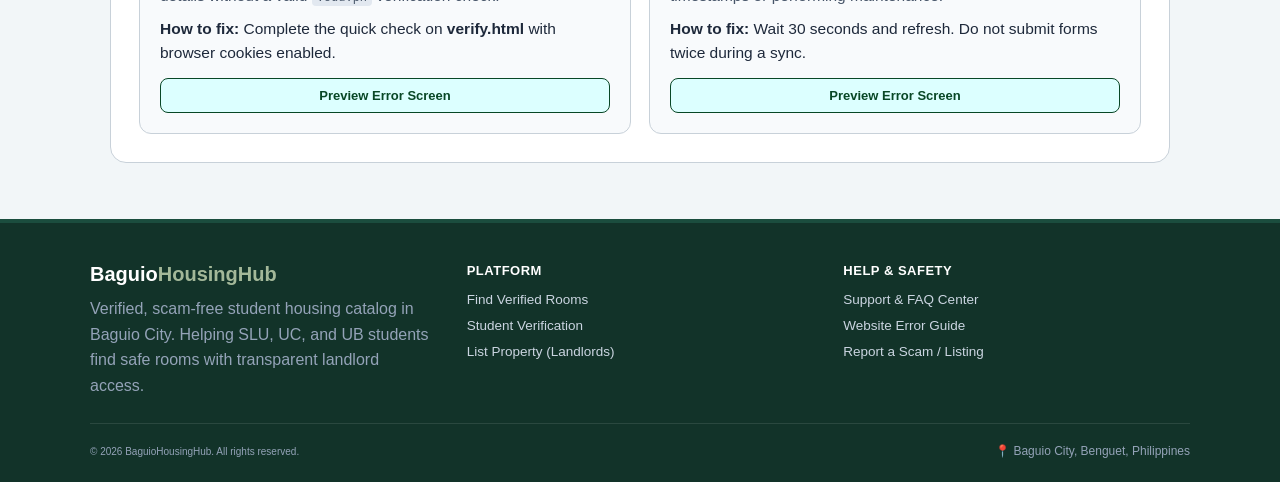
<file: support.html>
<!doctype html>
<html lang="en">
  <head>
    <meta charset="UTF-8" />
    <meta name="viewport" content="width=device-width, initial-scale=1.0" />
    <title>Support &amp; Safety Center - StudentHousingHub Baguio</title>
    <link rel="stylesheet" href="style.css" />
    <link rel="stylesheet" href="support.css" />
  </head>
  <body>
    <header class="navigationBars">
      <div class="brand-title">
        <h1>
          <a href="index.html" class="brand-link">StudentHousingHub Baguio</a>
        </h1>
      </div>

      <nav class="nav-buttons" aria-label="Primary Navigation">
        <a href="index.html" class="headerButton">Home</a>
        <a href="rooms.html" class="headerButton">Find Rooms</a>
        <a href="register-property.html" class="headerButton"
          >List Property (Landlords)</a
        >
        <a href="support.html" class="headerButton active" aria-current="page"
          >Support</a
        >
      </nav>
    </header>

    <section class="support-hero">
      <h2>Student &amp; Landlord Support Center</h2>
      <p>
        Need help verifying a room near SLU, UC, UB, or UPB? Learn how our admin
        checks work, review our Baguio ocular safety checklist, or report
        suspicious activity.
      </p>
    </section>

    <main class="support-wrapper">
      <!-- QUICK ACTION CARDS -->
      <section class="quick-actions-grid" aria-label="Quick Support Actions">
        <article class="action-card">
          <div class="action-icon">🛡️</div>
          <h3>Student Verification</h3>
          <p>
            Learn why clicking "Inquire Now" routes to our institutional
            <code>.edu.ph</code> verification step with ₱0 upfront payment.
          </p>
          <a href="verify.html" class="card-link"
            >Go to Verification Portal →</a
          >
        </article>

        <article class="action-card">
          <div class="action-icon">🏠</div>
          <h3>Landlord Onboarding</h3>
          <p>
            Own a boarding house or apartment in Baguio? Submit your permits and
            4 room photos to earn the ✓ Verified badge.
          </p>
          <a href="register-property.html" class="card-link"
            >Register Your Property →</a
          >
        </article>

        <article class="action-card urgent-card">
          <div class="action-icon">🚨</div>
          <h3>Report a Suspicious Listing</h3>
          <p>
            Did someone ask for an upfront GCash deposit before an ocular visit?
            Flag the listing immediately for admin action.
          </p>
          <a href="#ticketFormSection" class="card-link urgent-link"
            >Submit Urgent Report ↓</a
          >
        </article>
      </section>

      <!-- BAGUIO TENANT OCULAR SAFETY CHECKLIST -->
      <section
        class="safety-checklist-box"
        aria-labelledby="safetyChecklistHeading"
      >
        <div class="section-header-row">
          <div>
            <span class="section-eyebrow">Baguio City Student Guide</span>
            <h3 id="safetyChecklistHeading">
              Ocular Visit &amp; Rental Safety Checklist
            </h3>
          </div>
          <span class="safety-badge">✓ Recommended Before Paying</span>
        </div>

        <div class="checklist-columns">
          <div class="checklist-item">
            <strong>1. Inspect Water &amp; Rainy-Season Readiness</strong>
            <p>
              Check water tank pressure during peak morning hours and inspect
              ceilings/walls for dampness or mold common during Baguio's wet
              months.
            </p>
          </div>
          <div class="checklist-item">
            <strong>2. Verify Landlord Identity &amp; Caretaker</strong>
            <p>
              Confirm you are speaking with the registered owner or authorized
              caretaker listed on our verified record before signing any
              agreement.
            </p>
          </div>
          <div class="checklist-item">
            <strong>3. Clarify Sub-Metering &amp; Curfew Terms</strong>
            <p>
              Ask for exact electricity/water computation rules, visitor hours,
              and gate lockout times in writing before handing over advance
              rent.
            </p>
          </div>
          <div class="checklist-item">
            <strong>4. Zero Advance Payment Without Viewing</strong>
            <p>
              Never send reservation fees via GCash or bank transfer before
              visiting the room in person or completing a verified live video
              tour.
            </p>
          </div>
        </div>
      </section>
      <!-- SEARCHABLE & FILTERABLE FAQ SECTION -->
      <section class="faq-section" aria-labelledby="faqHeading">
        <div class="faq-top-bar">
          <h3 id="faqHeading">Frequently Asked Questions</h3>
          <div class="faq-search-wrap">
            <input
              type="text"
              id="faqSearchInput"
              placeholder="Search FAQs (e.g. GCash, .edu.ph, curfew, per head)..."
            />
          </div>
        </div>

        <div class="faq-tabs" role="tablist" aria-label="FAQ Categories">
          <button type="button" class="faq-tab active" data-category="all">
            All Topics
          </button>
          <button type="button" class="faq-tab" data-category="students">
            For Students
          </button>
          <button type="button" class="faq-tab" data-category="landlords">
            For Landlords
          </button>
          <button type="button" class="faq-tab" data-category="scam">
            Scam Prevention
          </button>
        </div>

        <div class="faq-list" id="faqList">
          <div class="faq-item" data-category="students">
            <button type="button" class="faq-question">
              <span
                >Why do I need to verify with my .edu.ph email before
                inquiring?</span
              >
              <span class="faq-toggle">+</span>
            </button>
            <div class="faq-answer">
              <p>
                To protect Baguio landlords from spam and protect students from
                fake bookings, we verify active local enrollment using your
                institutional <strong>.edu.ph</strong> email on
                <strong>verify.html</strong>. Your school email is seen by
                admins only—never shared with landlords—and once the landlord
                accepts your free inquiry, they contact you via your preferred
                email.
              </p>
            </div>
          </div>

          <div class="faq-item" data-category="students scam">
            <button type="button" class="faq-question">
              <span
                >What does the "Last checked and updated by admin" timestamp
                mean?</span
              >
              <span class="faq-toggle">+</span>
            </button>
            <div class="faq-answer">
              <p>
                Every room card displays a green status dot showing the exact
                date our local Baguio admin team confirmed slot availability,
                current monthly rates, and tenant restrictions directly with the
                property owner.
              </p>
            </div>
          </div>

          <div class="faq-item" data-category="scam students">
            <button type="button" class="faq-question">
              <span
                >Should I pay a reservation fee via GCash before viewing a
                room?</span
              >
              <span class="faq-toggle">+</span>
            </button>
            <div class="faq-answer">
              <p>
                <strong
                  >Never send money before inspecting the property in
                  person.</strong
                >
                Under our No Upfront Payment Policy (₱0 Due Today), payment
                happens only after a landlord formally accepts your inquiry and
                you have verified the unit via an ocular visit or live video
                tour.
              </p>
            </div>
          </div>

          <div class="faq-item" data-category="students">
            <button type="button" class="faq-question">
              <span
                >What is the difference between "Fixed" and "Per Head"
                pricing?</span
              >
              <span class="faq-toggle">+</span>
            </button>
            <div class="faq-answer">
              <p>
                <strong>Per head</strong> (e.g., ₱3,200/month per head) means
                you only pay for your own bedspace slot.
                <strong>Fixed</strong> (e.g., ₱12,000/month fixed for a
                Quad-Dorm) is the total rent for the entire room, which your
                group splits equally.
              </p>
            </div>
          </div>

          <div class="faq-item" data-category="landlords">
            <button type="button" class="faq-question">
              <span>How do I get my boarding house listed as Verified?</span>
              <span class="faq-toggle">+</span>
            </button>
            <div class="faq-answer">
              <p>
                Click <strong>List Property (Landlords)</strong> in the top menu
                to submit your property details, 4 room photos, and Baguio City
                Business Permit / Barangay Clearance. Your legal documents
                remain strictly isolated for admin eyes only, and on-site
                verification typically takes 24 to 48 hours.
              </p>
            </div>
          </div>
        </div>

        <p id="faqEmptyState" class="faq-empty hidden">
          No matching questions found. Try another keyword or submit a ticket
          below.
        </p>
      </section>

      <!-- SUPPORT TICKET & REPORT FORM -->
      <section
        class="ticket-section"
        id="ticketFormSection"
        aria-labelledby="ticketHeading"
      >
        <div class="ticket-header">
          <h3 id="ticketHeading">Submit a Support Ticket or Urgent Report</h3>
          <p>
            Reach out directly to our BaguioHousingHub admin team for scam
            reports, occupied room updates, or technical errors.
          </p>
        </div>

        <form id="supportTicketForm">
          <div class="form-row">
            <div class="form-group">
              <label for="userRole">I am a...</label>
              <select id="userRole" name="User Role" required>
                <option value="Student / Parent">
                  Student / Parent Looking for a Room
                </option>
                <option value="Property Owner / Caretaker">
                  Property Owner / Caretaker
                </option>
              </select>
            </div>

            <div class="form-group">
              <label for="issueCategory">Issue Category</label>
              <select id="issueCategory" name="Issue Category" required>
                <option value="Report Suspicious Listing / Scam Attempt">
                  🚨 Report Suspicious Listing / Scam Attempt
                </option>
                <option value="Report Already Occupied Room">
                  📅 Report Already Occupied Room
                </option>
                <option value="Report a Website Error / Broken Link">
                  ⚠️ Report a Website Error / Broken Link
                </option>
                <option value="Help with Student Verification">
                  🛡️ Help with Student Verification (verify.html)
                </option>
                <option value="Update Listing Availability / Price">
                  🏠 Update Listing Availability / Price
                </option>
              </select>
            </div>
          </div>

          <div class="form-row">
            <div class="form-group">
              <label for="reporterName">Your Full Name</label>
              <input
                type="text"
                id="reporterName"
                name="Reporter Name"
                placeholder="e.g., Juan Dela Cruz"
                required
              />
            </div>

            <div class="form-group">
              <label for="reporterContact"
                >Email Address or Mobile Number</label
              >
              <input
                type="text"
                id="reporterContact"
                name="Reporter Contact"
                placeholder="e.g., juan@slu.edu.ph or 09171234567"
                required
              />
            </div>
          </div>

          <div class="form-group">
            <label for="listingRef"
              >Listing Name or Error Code (Optional)</label
            >
            <input
              type="text"
              id="listingRef"
              name="Listing Reference"
              placeholder="e.g., Private Attic Solo Room (#1) or Error 403"
            />
          </div>

          <div class="form-group">
            <label for="ticketDetails">Details</label>
            <textarea
              id="ticketDetails"
              name="Ticket Details"
              placeholder="Describe what happened, include dates, street names, or details about the listing..."
              required
            ></textarea>
          </div>

          <div class="form-group">
            <label for="evidenceFile"
              >Attach Screenshot / Proof (Optional)</label
            >
            <input
              type="file"
              id="evidenceFile"
              name="Evidence File"
              accept="image/*,.pdf"
            />
            <span class="field-hint"
              >Helpful for scam chat screenshots, payment requests, or website
              error screens.</span
            >
          </div>

          <div class="anti-scam-banner">
            <strong>⚠️ Anti-Scam Reminder:</strong> StudentHousingHub Baguio
            admins will <strong>never</strong> ask for your password, OTP, or
            GCash reservation deposits. Always inspect rooms around Baguio in
            person before paying.
          </div>

          <button type="submit" class="submit-btn">
            Send to BaguioHousingHub Admin
          </button>
        </form>

        <div
          id="ticketConfirmationBox"
          class="confirmation-box hidden"
          role="status"
        >
          <h3>✓ Support Ticket Logged (<span id="ticketRefCode"></span>)</h3>
          <p id="ticketConfirmationText"></p>
        </div>
      </section>
      <!-- BAGUIO LOCAL & CAMPUS HOTLINES -->
      <section class="hotlines-section" aria-labelledby="hotlinesHeading">
        <div class="section-header-row">
          <div>
            <span class="section-eyebrow"
              >Local Assistance &amp; Emergencies</span
            >
            <h3 id="hotlinesHeading">
              Baguio City &amp; University Student Contacts
            </h3>
          </div>
        </div>

        <div class="hotlines-grid">
          <div class="hotline-card">
            <strong>🚓 Baguio City Police Office (BCPO)</strong>
            <p>
              Emergency Hotline: <strong>emergency services</strong> or
              <strong>(074) 442-1211</strong>
            </p>
            <span
              >For urgent safety concerns, trespassing, or fraud
              incidents.</span
            >
          </div>

          <div class="hotline-card">
            <strong>🏛️ Baguio City Permits &amp; Licensing</strong>
            <p>City Hall Helpdesk: <strong>(074) 442-8932</strong></p>
            <span
              >Verify official boarding house business permits in Baguio.</span
            >
          </div>

          <div class="hotline-card">
            <strong>🎓 University Student Affairs (OSA)</strong>
            <p><strong>SLU, UC, UB &amp; UP Baguio</strong></p>
            <span
              >Contact your campus Student Affairs office for accredited dorm
              assistance.</span
            >
          </div>
        </div>
      </section>

      <!-- COMMON WEBSITE ERRORS & WHAT THEY MEAN -->
      <section
        class="error-guide-section"
        id="errorGuideSection"
        aria-labelledby="errorGuideHeading"
      >
        <div class="section-header-row">
          <div>
            <span class="section-eyebrow">System Troubleshooting</span>
            <h3 id="errorGuideHeading">
              Common Website Errors &amp; What They Mean
            </h3>
          </div>
        </div>
        <p class="section-subtext">
          If you run into a system notice while browsing rooms or submitting
          forms, check the guide below to understand what happened and how to
          fix it right away.
        </p>

        <div class="error-cards-grid">
          <article class="error-card">
            <span class="error-badge badge-offline">📡 CONNECTION LOST</span>
            <h4>Check Your Internet Connection</h4>
            <p>
              Appears when your Wi-Fi or mobile data drops while loading live
              room filters or photos.
            </p>
            <p class="error-fix">
              <strong>How to fix:</strong> Toggle Airplane Mode off/on, check
              mobile data signal, and refresh the page.
            </p>
            <button
              type="button"
              class="preview-error-btn"
              data-error="offline"
            >
              Preview Error Screen
            </button>
          </article>

          <article class="error-card">
            <span class="error-badge badge-404">🔍 ERROR 404 • NOT FOUND</span>
            <h4>Listing or Page Not Found</h4>
            <p>
              Happens when a boarding house has already been occupied and
              removed by admins, or a link was mistyped.
            </p>
            <p class="error-fix">
              <strong>How to fix:</strong> Head back to
              <strong>Find Rooms</strong> to view active verified listings near
              your school.
            </p>
            <button type="button" class="preview-error-btn" data-error="404">
              Preview Error Screen
            </button>
          </article>

          <article class="error-card">
            <span class="error-badge badge-403">🛡️ ERROR 403 • RESTRICTED</span>
            <h4>Student Verification Required</h4>
            <p>
              Shown if you try to submit an inquiry or access protected landlord
              details without a valid <code>.edu.ph</code> verification check.
            </p>
            <p class="error-fix">
              <strong>How to fix:</strong> Complete the quick check on
              <strong>verify.html</strong> with browser cookies enabled.
            </p>
            <button type="button" class="preview-error-btn" data-error="403">
              Preview Error Screen
            </button>
          </article>

          <article class="error-card">
            <span class="error-badge badge-500"
              >🛠️ ERROR 500 • SERVER ISSUE</span
            >
            <h4>Temporary Database Sync</h4>
            <p>
              Occurs briefly when admins are updating room availability
              timestamps or performing maintenance.
            </p>
            <p class="error-fix">
              <strong>How to fix:</strong> Wait 30 seconds and refresh. Do not
              submit forms twice during a sync.
            </p>
            <button type="button" class="preview-error-btn" data-error="500">
              Preview Error Screen
            </button>
          </article>
        </div>
      </section>
    </main>

    <!-- INTERACTIVE ERROR SCREEN PREVIEW MODAL -->
    <div
      id="errorPreviewModal"
      class="modal-backdrop hidden"
      role="dialog"
      aria-modal="true"
      aria-labelledby="modalErrorTitle"
    >
      <div class="modal-box">
        <div class="modal-top-row">
          <span id="modalErrorCode" class="error-badge">CONNECTION LOST</span>
          <button
            type="button"
            id="closeModalX"
            class="modal-close-x"
            aria-label="Close preview"
          >
            ✕
          </button>
        </div>
        <div id="modalErrorIcon" class="modal-big-icon">📡</div>
        <h3 id="modalErrorTitle">Check Your Internet Connection</h3>
        <p id="modalErrorDesc" class="modal-desc"></p>
        <div class="modal-steps-box">
          <strong>Recommended Steps:</strong>
          <ul id="modalErrorSteps"></ul>
        </div>
        <button type="button" id="closeModalBtn" class="submit-btn">
          Got It, Close Preview
        </button>
      </div>
    </div>

    <footer>
      <div class="footer-container">
        <div class="footer-brand">
          <h2>Baguio<span>HousingHub</span></h2>
          <p>
            Verified, scam-free student housing catalog in Baguio City. Helping
            SLU, UC, and UB students find safe rooms with transparent landlord
            access.
          </p>
        </div>

        <nav class="footer-col" aria-label="Platform Links">
          <h4>Platform</h4>
          <ul>
            <li><a href="rooms.html">Find Verified Rooms</a></li>
            <li><a href="verify.html">Student Verification</a></li>
            <li>
              <a href="register-property.html">List Property (Landlords)</a>
            </li>
          </ul>
        </nav>

        <nav class="footer-col" aria-label="Help and Safety Links">
          <h4>Help &amp; Safety</h4>
          <ul>
            <li><a href="support.html">Support &amp; FAQ Center</a></li>
            <li>
              <a href="support.html#errorGuideSection">Website Error Guide</a>
            </li>
            <li>
              <a href="support.html#ticketFormSection"
                >Report a Scam / Listing</a
              >
            </li>
          </ul>
        </nav>
      </div>

      <div class="footer-bottom">
        <small>&copy; 2026 BaguioHousingHub. All rights reserved.</small>
        <address class="footer-address">
          📍 Baguio City, Benguet, Philippines
        </address>
      </div>
    </footer>

    <script src="support.js"></script>
  </body>
</html>
</file>
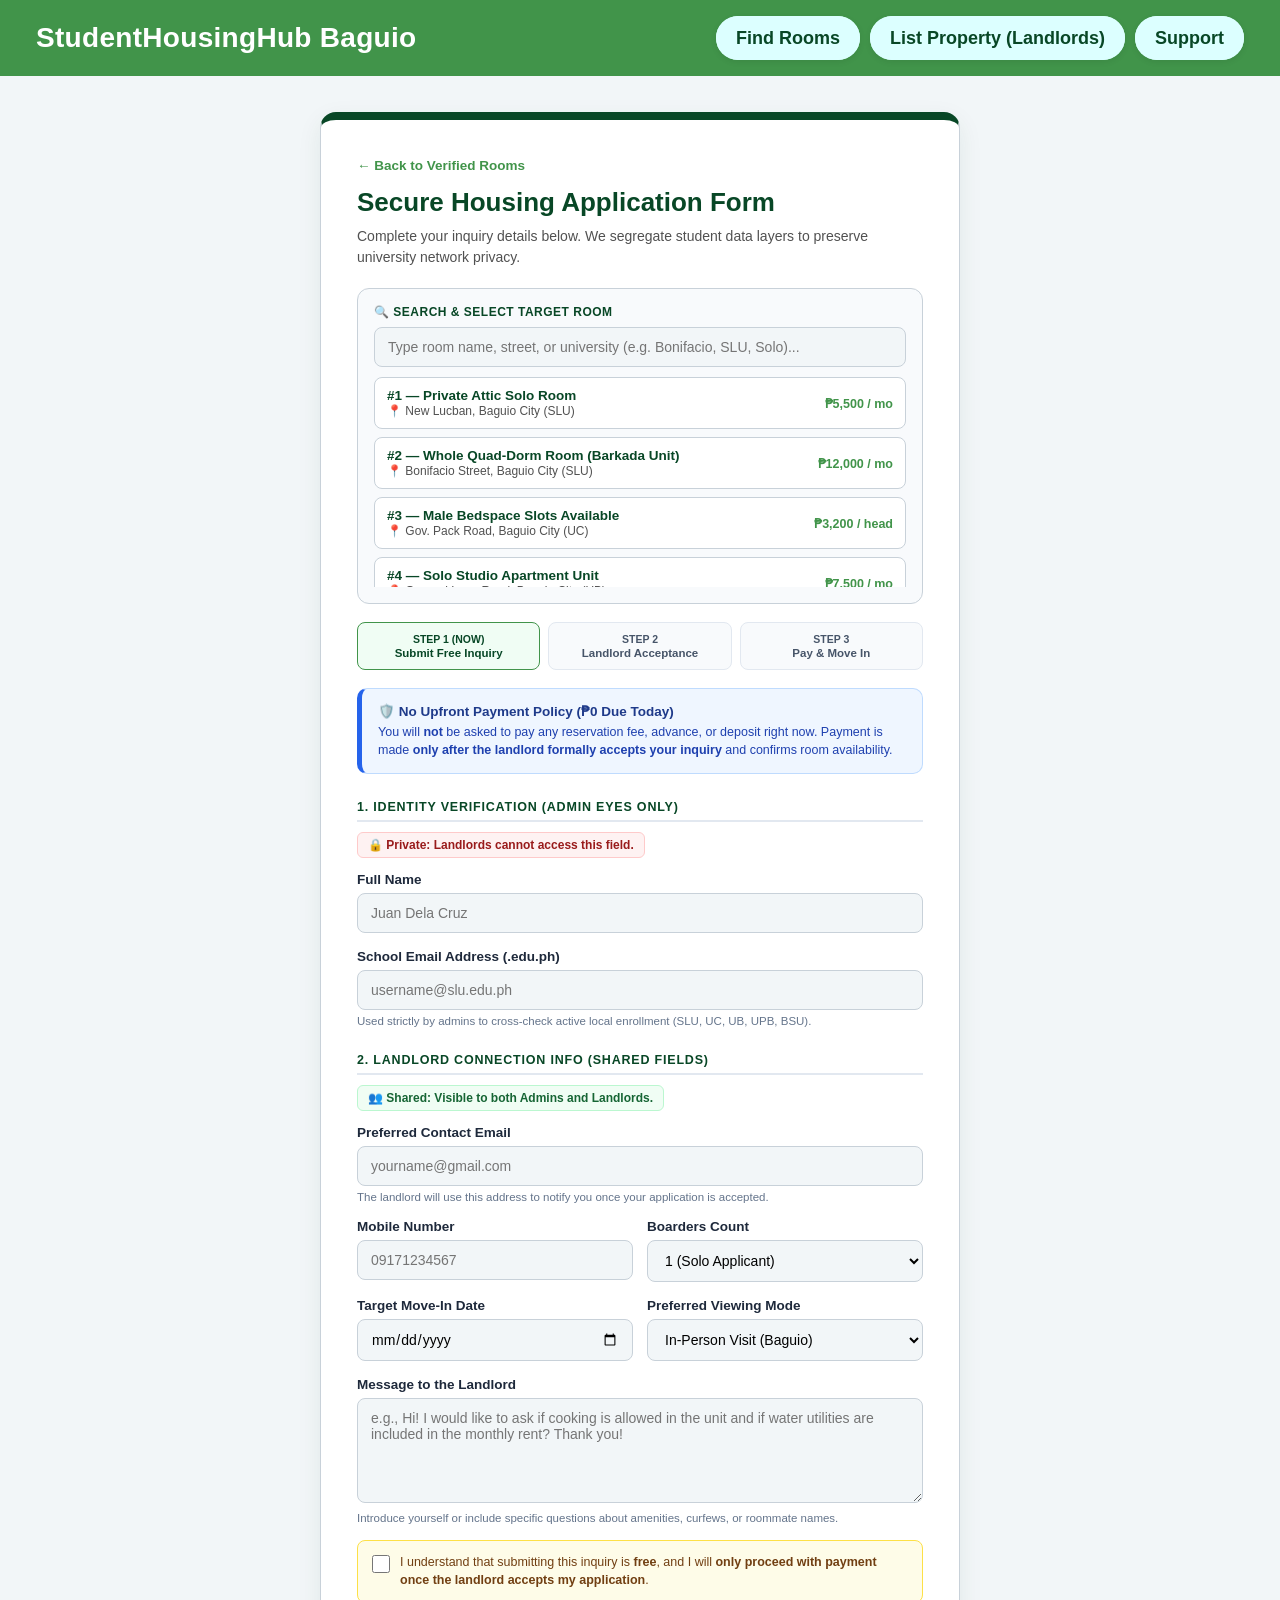
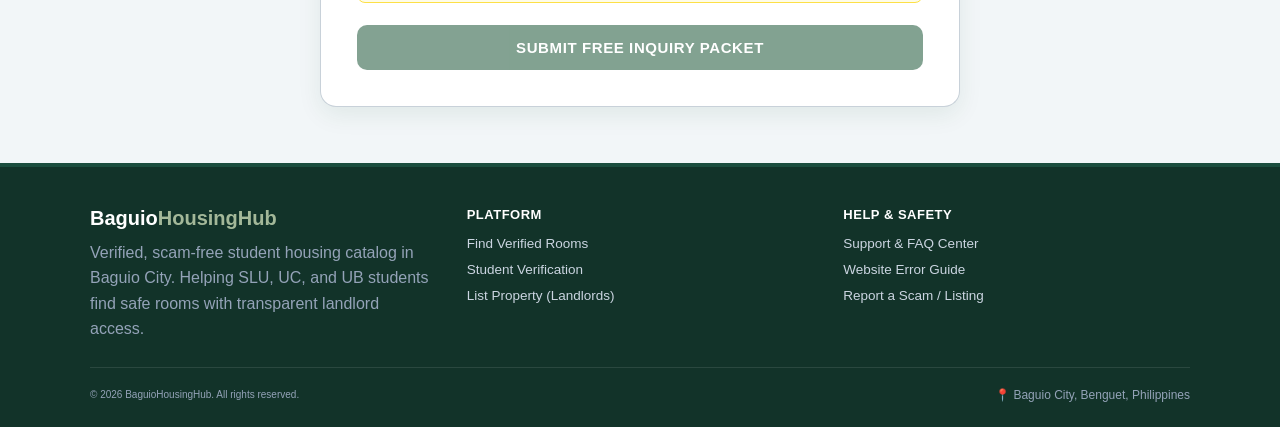
<file: verify.html>
<!doctype html>
<html lang="en">
  <head>
    <meta charset="UTF-8" />
    <meta name="viewport" content="width=device-width, initial-scale=1.0" />
    <title>Student Verification & Inquiry - StudentHousingHub Baguio</title>
    <link rel="stylesheet" href="style.css" />
    <link rel="stylesheet" href="verify.css" />
  </head>
  <body>
    <header class="navigationBars">
      <div class="brand-title">
        <h1>
          <a href="index.html" class="brand-link">StudentHousingHub Baguio</a>
        </h1>
      </div>

      <nav class="nav-buttons" aria-label="Primary Navigation">
        <a href="rooms.html" class="headerButton">Find Rooms</a>
        <a href="register-property.html" class="headerButton"
          >List Property (Landlords)</a
        >
        <a href="support.html" class="headerButton">Support</a>
      </nav>
    </header>

    <main class="page-wrapper">
      <div class="form-container">
        <a href="rooms.html" class="back-link">← Back to Verified Rooms</a>

        <div class="form-header">
          <h2>Secure Housing Application Form</h2>
          <p class="subtitle">
            Complete your inquiry details below. We segregate student data
            layers to preserve university network privacy.
          </p>
        </div>

        <!-- SELECTED ROOM BANNER -->
        <div class="selected-room-banner hidden" id="roomBanner">
          <div>
            <small id="roomBadgeLabel">Selected Property</small>
            <strong id="selectedRoomTitle"></strong>
            <button type="button" id="changeRoomBtn" class="change-room-btn">
              Change Room
            </button>
          </div>
          <span class="selected-room-price" id="selectedRoomPrice"></span>
        </div>

        <!-- LIVE ROOM SEARCH PICKER -->
        <div class="room-picker-box" id="roomPickerBox">
          <label for="roomSearchInput"
            >🔍 Search &amp; Select Target Room</label
          >
          <input
            type="text"
            id="roomSearchInput"
            placeholder="Type room name, street, or university (e.g. Bonifacio, SLU, Solo)..."
          />
          <div class="room-search-results" id="roomSearchResults"></div>
        </div>

        <!-- 3-STEP APPROVAL FLOW -->
        <div class="approval-steps" aria-label="Application Process">
          <div class="approval-step active-step">
            <span>Step 1 (Now)</span>
            Submit Free Inquiry
          </div>
          <div class="approval-step">
            <span>Step 2</span>
            Landlord Acceptance
          </div>
          <div class="approval-step">
            <span>Step 3</span>
            Pay &amp; Move In
          </div>
        </div>

        <!-- PAYMENT PROTECTION NOTICE -->
        <div class="payment-shield-box">
          <strong>🛡️ No Upfront Payment Policy (₱0 Due Today)</strong>
          <p>
            You will <strong>not</strong> be asked to pay any reservation fee,
            advance, or deposit right now. Payment is made
            <strong
              >only after the landlord formally accepts your inquiry</strong
            >
            and confirms room availability.
          </p>
        </div>
        <form id="inquiryForm">
          <!-- HIDDEN DYNAMIC LISTING FIELDS -->
          <input type="hidden" id="targetRoomId" name="Room ID" value="" />
          <input
            type="hidden"
            id="targetRoomName"
            name="Target Listing"
            value=""
          />
          <input
            type="hidden"
            id="targetRoomPrice"
            name="Listed Price"
            value=""
          />

          <!-- SECTION 1: IDENTITY VERIFICATION (ADMIN ONLY) -->
          <div class="form-section-title">
            1. Identity Verification (Admin Eyes Only)
          </div>
          <span class="privacy-badge badge-private"
            >🔒 Private: Landlords cannot access this field.</span
          >

          <div class="form-group">
            <label for="studentName">Full Name</label>
            <input
              type="text"
              id="studentName"
              name="Student Name"
              placeholder="Juan Dela Cruz"
              required
            />
          </div>

          <div class="form-group">
            <label for="eduEmail">School Email Address (.edu.ph)</label>
            <input
              type="email"
              id="eduEmail"
              name="Admin Verification Email"
              placeholder="username@slu.edu.ph"
              pattern="[a-zA-Z0-9._%+-]+@[a-zA-Z0-9.-]+\.[eE][dD][uU]\.[pP][hH]$"
              title="Requires an institutional address ending with .edu.ph"
              required
            />
            <span class="field-hint"
              >Used strictly by admins to cross-check active local enrollment
              (SLU, UC, UB, UPB, BSU).</span
            >
          </div>

          <!-- SECTION 2: LANDLORD CONNECTION INFO (SHARED FIELDS) -->
          <div class="form-section-title">
            2. Landlord Connection Info (Shared Fields)
          </div>
          <span class="privacy-badge badge-shared"
            >👥 Shared: Visible to both Admins and Landlords.</span
          >

          <div class="form-group">
            <label for="contactEmail">Preferred Contact Email</label>
            <input
              type="email"
              id="contactEmail"
              name="Contact Email"
              placeholder="yourname@gmail.com"
              required
            />
            <span class="field-hint"
              >The landlord will use this address to notify you once your
              application is accepted.</span
            >
          </div>

          <div class="form-row">
            <div class="form-group">
              <label for="mobileNumber">Mobile Number</label>
              <input
                type="tel"
                id="mobileNumber"
                name="Contact Number"
                placeholder="09171234567"
                pattern="^(09)\d{9}$"
                title="Must be an 11-digit Philippine mobile number starting with 09"
                required
              />
            </div>
            <div class="form-group">
              <label for="groupSize">Boarders Count</label>
              <select id="groupSize" name="Group Size">
                <option>1 (Solo Applicant)</option>
                <option>2 (Moving with a roommate)</option>
                <option>3-4 (Moving with barkada)</option>
              </select>
            </div>
          </div>

          <div class="form-row">
            <div class="form-group">
              <label for="moveInDate">Target Move-In Date</label>
              <input
                type="date"
                id="moveInDate"
                name="Target Move-In Date"
                required
              />
            </div>
            <div class="form-group">
              <label for="viewingMode">Preferred Viewing Mode</label>
              <select id="viewingMode" name="Viewing Mode">
                <option>In-Person Visit (Baguio)</option>
                <option>Live Video Call Tour</option>
                <option>Ready to Reserve Upon Acceptance</option>
              </select>
            </div>
          </div>

          <div class="form-group">
            <label for="landlordMessage">Message to the Landlord</label>
            <textarea
              id="landlordMessage"
              name="Landlord Message"
              placeholder="e.g., Hi! I would like to ask if cooking is allowed in the unit and if water utilities are included in the monthly rent? Thank you!"
            ></textarea>
            <span class="field-hint"
              >Introduce yourself or include specific questions about amenities,
              curfews, or roommate names.</span
            >
          </div>

          <div class="consent-box">
            <input type="checkbox" id="paymentConsent" required />
            <label for="paymentConsent">
              I understand that submitting this inquiry is
              <strong>free</strong>, and I will
              <strong
                >only proceed with payment once the landlord accepts my
                application</strong
              >.
            </label>
          </div>

          <button type="submit" id="submitBtn" class="submit-btn">
            Submit Free Inquiry Packet
          </button>
        </form>

        <div class="confirmation-box hidden" id="confirmationBox" role="status">
          <h3>✓ Inquiry Packet Submitted for Landlord Review!</h3>
          <p id="confirmationSummary"></p>
          <a href="rooms.html" class="back-link">← Return to Verified Rooms</a>
        </div>
      </div>
    </main>

    <footer>
      <div class="footer-container">
        <div class="footer-brand">
          <h2>Baguio<span>HousingHub</span></h2>
          <p>
            Verified, scam-free student housing catalog in Baguio City. Helping
            SLU, UC, and UB students find safe rooms with transparent landlord
            access.
          </p>
        </div>

        <nav class="footer-col" aria-label="Platform Links">
          <h4>Platform</h4>
          <ul>
            <li><a href="rooms.html">Find Verified Rooms</a></li>
            <li><a href="verify.html">Student Verification</a></li>
            <li>
              <a href="register-property.html">List Property (Landlords)</a>
            </li>
          </ul>
        </nav>

        <nav class="footer-col" aria-label="Help and Safety Links">
          <h4>Help &amp; Safety</h4>
          <ul>
            <li><a href="support.html">Support &amp; FAQ Center</a></li>
            <li>
              <a href="support.html#errorGuideSection">Website Error Guide</a>
            </li>
            <li>
              <a href="support.html#ticketFormSection"
                >Report a Scam / Listing</a
              >
            </li>
          </ul>
        </nav>
      </div>

      <div class="footer-bottom">
        <small>&copy; 2026 BaguioHousingHub. All rights reserved.</small>
        <address class="footer-address">
          📍 Baguio City, Benguet, Philippines
        </address>
      </div>
    </footer>

    <script src="verify.js"></script>
  </body>
</html>
</file>
<file: style.css>
* {
  /* Reset default browser spacing */
  margin: 0;
  padding: 0;
  box-sizing: border-box;
}

:root {
  /* =====COLORS===== */
  --color-primary: #084726;
  --color-secondary: #41944a;
  --color-background: #f2f6f8;
  --color-text-primary: #000000;
  --color-text-secondary: #515151;
  --color-introduction: #ffffff;
  --color-headerButtons: #dcffff;
  --color-headerButtonsClick: #83c3c3;
  --color-3filters: #d4d8da;
  --color-border: #c8d1d9;

  /* =====COLORS===== */
}

/*
Primary colors are for the button and main content of the cards.
Secondary Color is fo the sticky header.
*/

body {
  font-family: "Segoe UI", Tahoma, Geneva, Verdana, sans-serif;
  background-color: var(--color-background);
}

body::after {
  content: "";
  position: fixed;
  top: 0;
  left: 0;
  width: 100%;
  height: 100%;
  /* Adjust the 0.5 (50% opacity) up or down to change the darkness */
  background: linear-gradient(
    to bottom,
    rgba(0, 0, 0, 0.3),
    rgba(0, 0, 0, 0.6)
  );
  z-index: -99; /* Sits exactly one layer in front of the video (-100) */
  pointer-events: none; /* Allows users to click elements through the overlay */
}
/* ------------------------------------------- (1) INTRO PAGE ------------------------------------------- */
#backgroundIntro {
  position: fixed;
  right: 0;
  bottom: 0;
  min-width: 100%;
  min-height: 100%;
  width: auto;
  height: auto;
  z-index: -100;
  object-fit: cover;
}
/* ------------------------------------------- (1.1) HEADER PAGE ------------------------------------------- */
.navigationBars {
  background-color: var(--color-secondary);
  display: flex;
  justify-content: space-between;
  align-items: center;
  padding: clamp(12px, 2vw, 16px) clamp(16px, 4vw, 36px);
  width: 100%;
  flex-wrap: wrap;
  gap: 12px;
  position: sticky;
  top: 0;
  z-index: 1000;
}

.brand-title h1 {
  color: var(--color-introduction);
  font-size: clamp(20px, 2.5vw, 28px);
  font-weight: 700;
  letter-spacing: 0.3px;
}

.nav-buttons {
  display: flex;
  align-items: center;
  justify-content: center;
  flex-wrap: wrap;
  gap: 10px; /* Slightly increased from 8px so the 3px glow borders never touch */
}

.headerButton {
  position: relative;
  background-color: var(--color-headerButtons);
  color: var(--color-primary);
  text-decoration: none;
  font-size: clamp(13px, 1.5vw, 18px);
  font-weight: 700;
  padding: 10px 20px;
  min-height: 44px;
  border-radius: 50px;
  display: inline-flex;
  align-items: center;
  justify-content: center;
  text-align: center;
  line-height: 1.25;
  white-space: nowrap;
  outline: none;
  box-shadow: 0 2px 6px rgba(0, 0, 0, 0.08);
  transition:
    color 0.25s ease,
    transform 0.15s ease,
    box-shadow 0.2s ease;
  z-index: 0;
  cursor: pointer;
  user-select: none;
}

.headerButton::before {
  content: "";
  position: absolute;
  inset: -3px;
  background: linear-gradient(45deg, #00a651, #8dc63f, #d8f632, #00a651);
  background-size: 300% 300%;
  z-index: -2;
  border-radius: 50px;
  opacity: 0;
  transition: opacity 0.3s ease-in-out;
  animation: glowing 4s linear infinite;
  animation-play-state: paused;
}

.headerButton::after {
  content: "";
  position: absolute;
  inset: 0;
  z-index: -1;
  background-color: var(--color-headerButtons);
  border-radius: 50px;
  transition: background-color 0.25s ease;
}

/* Current Page State (.active or aria-current="page"): Permanently inverted */
.headerButton.active,
.headerButton[aria-current="page"] {
  color: var(
    --color-headerButtons
  ); /* Swap to #FFFFFF if --color-headerButtons is translucent */
  box-shadow: 0 3px 10px rgba(0, 166, 81, 0.2);
}

.headerButton.active::after,
.headerButton[aria-current="page"]::after {
  background-color: var(--color-primary);
}

/* Shows a clean static emerald-lime border ring on the current page without constant spinning */
.headerButton.active::before,
.headerButton[aria-current="page"]::before {
  opacity: 0.85;
}

/* Hover & Keyboard Focus: Inverted + Lifted + Animated Glow */
.headerButton:hover,
.headerButton:focus-visible {
  color: var(--color-headerButtons);
  transform: translateY(-2px);
  box-shadow: 0 4px 12px rgba(0, 166, 81, 0.25);
}

.headerButton:hover::after,
.headerButton:focus-visible::after {
  background-color: var(--color-primary);
}

.headerButton:hover::before,
.headerButton:focus-visible::before {
  opacity: 1;
  animation-play-state: running;
}

/* Click / Active Press */
.headerButton:active {
  transform: translateY(1px) scale(0.98);
}

.headerButton:active::after {
  background-color: var(--color-headerButtonsClick);
}

@keyframes glowing {
  0% {
    background-position: 0% 50%;
  }
  100% {
    background-position: 300% 50%;
  }
}

/* ------------------------------------------- (1.2) INTRO PAGE ------------------------------------------- */

.introduction {
  position: relative;
  min-height: calc(100vh - 76px);
  width: 100%;
  background-image: 
    /* Eased 7-stop fade: eliminates hard start/stop lines */
    linear-gradient(
      to bottom,
      transparent 78%,
      color-mix(in srgb, var(--color-background) 8%, transparent) 84%,
      color-mix(in srgb, var(--color-background) 25%, transparent) 89%,
      color-mix(in srgb, var(--color-background) 55%, transparent) 93%,
      color-mix(in srgb, var(--color-background) 85%, transparent) 97%,
      var(--color-background) 100%
    ),
    linear-gradient(rgba(15, 42, 29, 0.55), rgba(15, 42, 29, 0.45)),
    url("assets/images/BackgroundIntro.jpg");
  background-size: cover;
  background-position: center;
  padding: 64px 72px;
  display: flex;
  flex-direction: column;
  justify-content: flex-start;
}

.introduction-content {
  color: var(--color-introduction);
  width: 100%;
  max-width: 100%;
}

.introduction-content h1 {
  font-size: clamp(32px, 6.2vw, 96px);
  font-weight: 700;
  line-height: 1.15;
  margin-bottom: 16px;
  overflow-wrap: break-word;
  text-shadow: 0 2px 10px rgba(0, 0, 0, 0.35);
}

.introduction-content p {
  font-size: clamp(20px, 4vw, 58px);
  max-width: 100%;
  font-weight: 400;
  line-height: 1.35;
  text-shadow: 0 2px 8px rgba(0, 0, 0, 0.35);
}

.introduction-button {
  position: absolute;
  bottom: clamp(
    48px,
    6vw,
    72px
  ); /* Raised from 20px–28px so it sits above the bottom fade */
  right: clamp(
    24px,
    4vw,
    48px
  ); /* Optional: slightly balanced right margin to match */
  color: #ffffff;
  text-decoration: none;
  font-size: clamp(18px, 2.5vw, 32px);
  font-weight: 500;
  padding: clamp(12px, 2vw, 18px) clamp(24px, 3vw, 34px);
  border-radius: 50px;
  box-shadow: 0 6px 16px rgba(0, 0, 0, 0.25);
  transition:
    background-color 0.2s ease,
    transform 0.15s ease;
  z-index: 0;
}

.introduction-button::before {
  --angle: 0deg;
  content: "";
  position: absolute;
  inset: -6px;
  background-image: conic-gradient(from var(--angle), #00800000, #ffffff);
  border-radius: 50px;
  filter: blur(0.1rem);
  opacity: 0.85;
  z-index: -2;
  animation: 2s spin linear infinite;
}

@property --btn-top {
  syntax: "<color>";
  initial-value: #00a651;
  inherits: false;
}

@property --btn-bottom {
  syntax: "<color>";
  initial-value: #8dc63f;
  inherits: false;
}

.introduction-button::after {
  content: "";
  position: absolute;
  inset: 0;
  background: linear-gradient(var(--btn-top), var(--btn-bottom));
  border-radius: 50px;
  z-index: -1;
  transition:
    --btn-top 0.3s ease,
    --btn-bottom 0.3s ease;
}

.introduction-button:hover::after {
  --btn-top: #007a3d;
  --btn-bottom: #4e9a26;
}

.introduction-button:active::after {
  --btn-top: #005c2e;
  --btn-bottom: #3b781b;
}

.introduction-button:hover::before {
  background-image: conic-gradient(from var(--angle), #00800000, #75fb6c);
  opacity: 1;
  filter: blur(0.1rem);
}

@property --angle {
  syntax: "<angle>";
  initial-value: 0deg;
  inherits: false;
}

@keyframes spin {
  from {
    --angle: 0deg;
  }
  to {
    --angle: 360deg;
  }
}

/* ------------------------------------------- (2) ABOUT US PAGE ------------------------------------------- */
.about-section {
  background-color: var(--color-background);
  padding: 56px 72px;
  width: 100%;
  color: var(--color-primary);
}

.about-title {
  text-align: center;
  font-size: clamp(32px, 4vw, 48px);
  font-weight: 700;
  margin-bottom: 44px;
}

/* 3 Square Features */
.about-features {
  display: grid;
  grid-template-columns: repeat(3, 1fr);
  gap: 32px;
  max-width: 1100px;
  margin: 0 auto 56px auto;
}

.feature-item {
  display: flex;
  flex-direction: column;
  align-items: center;
  text-align: center;
}

.feature-item img {
  width: 100%;
  max-width: 240px;
  aspect-ratio: 1 / 1;
  object-fit: cover;
  background-color: #ffffff;
  margin-bottom: 18px;
  display: block;
}

.feature-item p {
  font-size: clamp(18px, 2vw, 24px);
  font-weight: 400;
  line-height: 1.3;
  color: var(--color-primary);
}

/* Our Mission */
.our-mission {
  max-width: 1100px;
  margin: 0 auto;
  text-align: left;
}

.our-mission h3 {
  font-size: clamp(28px, 3.5vw, 42px);
  font-weight: 700;
  margin-bottom: 12px;
}

.our-mission p {
  font-size: clamp(16px, 2vw, 24px);
  font-weight: 400;
  line-height: 1.4;
  color: var(--color-primary);
}

/* Shared Container Width for Extra Blocks */
.about-stats,
.about-block,
.about-two-col,
.about-cta {
  max-width: 1100px;
  margin: 48px auto 0 auto;
}

/* 1. Quick Trust Stats */
.about-stats {
  display: grid;
  grid-template-columns: repeat(3, 1fr);
  gap: 20px;
  background-color: #ffffff;
  border: 1px solid var(--color-border);
  border-radius: 16px;
  padding: 28px 20px;
  text-align: center;
}

.stat-box h4 {
  font-size: clamp(28px, 3.5vw, 40px);
  color: var(--color-secondary);
  font-weight: 700;
  margin-bottom: 4px;
}

.stat-box p {
  font-size: 18px;
  color: var(--color-text-secondary);
  font-weight: 600;
}

/* 2. How It Works */
.about-block h3 {
  font-size: clamp(26px, 3vw, 36px);
  font-weight: 700;
  margin-bottom: 24px;
  color: var(--color-primary);
}

.steps-grid {
  display: grid;
  grid-template-columns: repeat(3, 1fr);
  gap: 24px;
}

.step-card {
  background-color: #ffffff;
  border: 1px solid var(--color-border);
  border-radius: 14px;
  padding: 24px;
}

.step-number {
  display: inline-flex;
  align-items: center;
  justify-content: center;
  width: 36px;
  height: 36px;
  border-radius: 50%;
  background-color: var(--color-secondary);
  color: #ffffff;
  font-weight: 700;
  font-size: 18px;
  margin-bottom: 14px;
}

.step-card h4 {
  font-size: 25px;
  margin-bottom: 8px;
  color: var(--color-primary);
}

.step-card p {
  font-size: 20px;
  line-height: 1.5;
  color: var(--color-text-secondary);
}

/* 3. Inspection Checklist & Campuses */
.about-two-col {
  display: grid;
  grid-template-columns: repeat(2, 1fr);
  gap: 24px;
}

.info-card {
  background-color: #ffffff;
  border: 1px solid var(--color-border);
  border-radius: 14px;
  padding: 28px;
}

.info-card h3 {
  font-size: clamp(22px, 2.5vw, 28px);
  margin-bottom: 16px;
  color: var(--color-primary);
}

.check-list,
.campus-list {
  list-style: none;
}

.check-list li,
.campus-list li {
  font-size: 18.5px;
  line-height: 1.5;
  color: var(--color-text-secondary);
  margin-bottom: 12px;
  padding-left: 22px;
  position: relative;
}

.check-list li:last-child,
.campus-list li:last-child {
  margin-bottom: 0;
}

.check-list li::before {
  content: "✓";
  position: absolute;
  left: 0;
  color: var(--color-secondary);
  font-weight: 700;
}

.campus-list li::before {
  content: "•";
  position: absolute;
  left: 4px;
  color: var(--color-secondary);
  font-weight: 700;
}

/* 4. Bottom Call-to-Action */
.about-cta {
  background-color: var(--color-primary);
  color: #ffffff;
  border-radius: 16px;
  padding: 36px 28px;
  text-align: center;
}

.about-cta h3 {
  font-size: clamp(27px, 3vw, 37px);
  margin-bottom: 10px;
}

.about-cta p {
  font-size: 20px;
  color: var(--color-headerButtons);
  margin-bottom: 24px;
}

.about-cta-buttons {
  display: flex;
  justify-content: center;
  flex-wrap: wrap;
  gap: 14px;
}

.btn-primary,
.btn-outline {
  padding: 12px 28px;
  border-radius: 50px;
  font-weight: 700;
  font-size: 18px;
  text-decoration: none;
  transition:
    transform 0.15s ease,
    opacity 0.2s ease;
}

.btn-primary {
  background-color: var(--color-secondary);
  color: #ffffff;
}

.btn-outline {
  background-color: transparent;
  color: #ffffff;
  border: 2px solid var(--color-headerButtons);
}

.btn-primary:hover,
.btn-outline:hover {
  opacity: 0.9;
  transform: translateY(-2px);
}

/* ------------------------------------------- (3) FOOTER ------------------------------------------- */
footer {
  background-color: #123329;
  color: #cbd5e1;
  padding: 40px 20px 25px 20px;
  margin-top: auto;
  border-top: 4px solid #1b4d3e;
}

.footer-container {
  max-width: 1100px;
  margin: 0 auto;
  display: grid;
  grid-template-columns: repeat(auto-fit, minmax(220px, 1fr));
  gap: 30px;
  padding-bottom: 25px;
  border-bottom: 1px solid rgba(255, 255, 255, 0.1);
}

.footer-brand h2 {
  color: #ffffff;
  font-size: 20px;
  margin-bottom: 10px;
}

.footer-brand span {
  color: #a3b899;
}

.footer-brand p {
  font-size: 16px;
  line-height: 1.6;
  color: #94a3b8;
}

.footer-col h4 {
  color: #ffffff;
  font-size: 13px;
  text-transform: uppercase;
  letter-spacing: 0.5px;
  margin-bottom: 12px;
}

.footer-col ul {
  list-style: none;
}

.footer-col ul li {
  margin-bottom: 8px;
}

.footer-col ul a {
  color: #cbd5e1;
  text-decoration: none;
  font-size: 13.5px;
  transition: color 0.2s;
}

.footer-col ul a:hover {
  color: #a3b899;
}

.footer-bottom {
  max-width: 1100px;
  margin: 20px auto 0 auto;
  display: flex;
  flex-wrap: wrap;
  justify-content: space-between;
  align-items: center;
  gap: 10px;
  font-size: 12px;
  color: #94a3b8;
}

/* ==========MOBILE ADJUSTMENTS========== */
@media (max-width: 768px) {
  .navigationBars {
    flex-direction: column;
    justify-content: center;
    text-align: center;
    padding: 10px 12px;
    gap: 8px;
  }

  .brand-title h1 {
    font-size: 20px;
  }

  /* Keeps all 3 buttons cleanly aligned on one row or compact grid */
  .nav-buttons {
    width: 100%;
    display: flex;
    flex-wrap: nowrap;
    justify-content: center;
    gap: 6px;
  }

  .headerButton {
    padding: 6px 10px;
    min-height: 34px;
    font-size: 11.5px;
    margin: 0;
    flex: 1; /* Makes buttons share available width evenly */
    white-space: normal; /* Allows "List Property (Landlords)" to fit neatly */
    line-height: 1.15;
  }

  /* Adjusts height for the taller stacked mobile header (~95px) */
  .introduction {
    min-height: calc(100vh - 96px);
    padding: 32px 20px 24px;
    justify-content: space-between;
    text-align: center;
  }

  .introduction-content h1 {
    font-size: clamp(28px, 8vw, 42px);
    margin-bottom: 14px;
  }

  .introduction-content p {
    font-size: clamp(16px, 4.5vw, 22px);
  }

  .introduction-button {
    position: relative;
    bottom: auto;
    right: auto;
    align-self: center;
    margin-top: 24px;
    margin-bottom: 48px; /* Lifts the button cleanly above the bottom white fade */
    width: 100%;
    max-width: 280px;
    padding: 14px 24px;
    font-size: 18px;
    text-align: center;
  }

  /* ------------------------------------------- (2) ABOUT US PAGE ------------------------------------------- */

  .about-section {
    padding: 40px 24px;
  }

  .about-title {
    margin-bottom: 32px;
  }

  .about-features,
  .about-stats,
  .steps-grid,
  .about-two-col {
    grid-template-columns: 1fr;
    gap: 20px;
  }

  .about-features {
    grid-template-columns: 1fr; /* Stacks the 3 squares cleanly on phones */
    gap: 36px;
    margin-bottom: 40px;
  }

  .feature-item img {
    max-width: 220px;
  }

  .about-cta {
    padding: 28px 20px;
  }

  .btn-primary,
  .btn-outline {
    width: 100%;
    text-align: center;
  }

  .our-mission {
    text-align: left;
  }

  /* ------------------------------------------- (LastNumber) FOOTER ------------------------------------------- */

  footer {
    padding: 32px 20px 20px;
  }

  .footer-container {
    grid-template-columns: 1fr; /* Stacks cleanly into 1 column on all phones */
    gap: 24px;
  }

  .footer-col ul li {
    margin-bottom: 12px; /* Gives links slightly more breathing room for tapping */
  }

  .footer-bottom {
    flex-direction: column;
    text-align: center;
    gap: 8px;
  }
}
</file>
<file: register-property.css>
/* ===== PAGE LAYOUT & UTILITIES ===== */
body {
  background-color: var(--color-background);
  color: #2c3e50;
  display: flex;
  flex-direction: column;
  min-height: 100vh;
}

body::after {
  display: none;
}

.hidden {
  display: none !important;
}

.brand-link {
  color: inherit;
  text-decoration: none;
}

.footer-address {
  font-style: normal;
}

.page-wrapper {
  padding: 36px 20px 56px;
  flex: 1;
}

.form-container {
  max-width: 760px;
  margin: 0 auto;
  background: #ffffff;
  padding: 36px;
  border-radius: 16px;
  border: 1px solid var(--color-border);
  box-shadow: 0 8px 24px rgba(8, 71, 38, 0.08);
  border-top: 8px solid var(--color-primary);
}

.back-link {
  display: inline-block;
  font-size: 16.5px;
  font-weight: 700;
  color: var(--color-secondary);
  text-decoration: none;
  margin-bottom: 14px;
}

.back-link:hover {
  text-decoration: underline;
}

.form-header h2 {
  color: var(--color-primary);
  font-size: clamp(22px, 3vw, 28px);
  margin-bottom: 8px;
}

.subtitle {
  font-size: 18px;
  color: var(--color-text-secondary);
  line-height: 1.5;
  margin-bottom: 20px;
}

/* ===== 3-STEP APPROVAL FLOW ===== */
.approval-steps {
  display: grid;
  grid-template-columns: repeat(3, 1fr);
  gap: 8px;
  margin-bottom: 18px;
  text-align: center;
}

.approval-step {
  background-color: #f8fafc;
  border: 1px solid #e2e8f0;
  border-radius: 8px;
  padding: 10px 8px;
  font-size: 15.5px;
  color: #475569;
  font-weight: 600;
}

.approval-step.active-step {
  background-color: #f0fdf4;
  border-color: var(--color-secondary);
  color: var(--color-primary);
}

.approval-step span {
  display: block;
  font-size: 15.5px;
  font-weight: 700;
  text-transform: uppercase;
  margin-bottom: 2px;
}

/* ===== FORM SECTIONS & BADGES ===== */
.form-section-title {
  font-size: 16px;
  font-weight: 700;
  color: var(--color-primary);
  text-transform: uppercase;
  letter-spacing: 0.8px;
  margin-top: 26px;
  margin-bottom: 10px;
  padding-bottom: 6px;
  border-bottom: 2px solid #e2e8f0;
}

.privacy-badge {
  display: inline-block;
  font-size: 15px;
  font-weight: 700;
  padding: 5px 10px;
  border-radius: 6px;
  margin-bottom: 16px;
}

.badge-private {
  background-color: #fef2f2;
  color: #991b1b;
  border: 1px solid #fecaca;
}

.badge-shared {
  background-color: #f0fdf4;
  color: #166534;
  border: 1px solid #bbf7d0;
}

.form-group {
  margin-bottom: 18px;
}

.form-row {
  display: flex;
  gap: 14px;
}

.form-row .form-group {
  flex: 1;
}

.form-group > label {
  display: block;
  font-weight: 600;
  font-size: 18.5px;
  margin-bottom: 6px;
  color: #1e293b;
}

.form-container input[type="text"],
.form-container input[type="email"],
.form-container input[type="tel"],
.form-container input[type="number"],
.form-container select,
.form-container textarea {
  width: 100%;
  padding: 11px 13px;
  border: 1.5px solid var(--color-border);
  border-radius: 8px;
  font-size: 14px;
  font-family: inherit;
  outline: none;
  background-color: var(--color-background);
  color: var(--color-text-primary);
  transition:
    border-color 0.2s,
    background-color 0.2s,
    box-shadow 0.2s;
}

.form-container input:focus,
.form-container select:focus,
.form-container textarea:focus {
  border-color: var(--color-secondary);
  background-color: #ffffff;
  box-shadow: 0 0 0 3px rgba(65, 148, 74, 0.16);
}

.form-container textarea {
  resize: none;
  min-height: 96px;
}

.field-hint {
  font-size: 14.5px;
  color: #64748b;
  margin-top: 5px;
  display: block;
}

.block-hint {
  margin-top: 0;
  margin-bottom: 10px;
}
/* ===== AMENITIES & RESTRICTIONS CHECKBOX GRIDS ===== */
.checkbox-grid {
  display: grid;
  grid-template-columns: repeat(3, 1fr);
  gap: 10px;
}

.check-card {
  display: flex;
  align-items: center;
  gap: 8px;
  background-color: #f8fafc;
  border: 1.5px solid var(--color-border);
  border-radius: 8px;
  padding: 10px 12px;
  font-size: 13px;
  font-weight: 600;
  color: #1e293b;
  cursor: pointer;
  user-select: none;
  transition:
    border-color 0.15s,
    background-color 0.15s;
}

.check-card:hover {
  border-color: var(--color-secondary);
  background-color: #f0fdf4;
}

.check-card input[type="checkbox"] {
  width: 16px;
  height: 16px;
  accent-color: var(--color-secondary);
  cursor: pointer;
  flex-shrink: 0;
}

.check-card:has(input:checked) {
  background-color: #f0fdf4;
  border-color: var(--color-secondary);
  color: var(--color-primary);
}

/* Red styling for Restrictions ("The No's") when checked */
.restriction-card:hover {
  border-color: #ef4444;
  background-color: #fef2f2;
}

.restriction-card input[type="checkbox"] {
  accent-color: #dc2626;
}

.restriction-card:has(input:checked) {
  background-color: #fef2f2;
  border-color: #ef4444;
  color: #991b1b;
}

/* ===== FILE UPLOAD BOXES & PHOTO PREVIEWS ===== */
.file-upload-box {
  background-color: #f8fafc;
  border: 2px dashed var(--color-border);
  border-radius: 10px;
  padding: 16px;
  transition:
    border-color 0.2s,
    background-color 0.2s;
}

.file-upload-box:hover {
  border-color: var(--color-secondary);
  background-color: #f0fdf4;
}

.private-upload-box {
  background-color: #fffafa;
  border-color: #fecaca;
}

.private-upload-box:hover {
  border-color: #ef4444;
  background-color: #fef2f2;
}

.file-upload-box input[type="file"] {
  width: 100%;
  font-size: 13px;
  margin-bottom: 8px;
  cursor: pointer;
}

.upload-instruction {
  font-size: 13.5px;
  color: #475569;
  line-height: 1.45;
  margin-bottom: 8px;
}

.file-status-badge {
  display: inline-block;
  font-size: 11.5px;
  font-weight: 700;
  padding: 4px 10px;
  border-radius: 50px;
  background-color: #e2e8f0;
  color: #334155;
}

.file-status-badge.valid {
  background-color: #dcfce7;
  color: #166534;
}

.file-status-badge.error {
  background-color: #fee2e2;
  color: #991b1b;
}

.photo-preview-grid {
  display: grid;
  grid-template-columns: repeat(4, 1fr);
  gap: 10px;
  margin-top: 12px;
}

.photo-preview-item {
  position: relative;
  aspect-ratio: 4 / 3;
  border-radius: 8px;
  overflow: hidden;
  border: 1.5px solid var(--color-border);
  background-color: #e2e8f0;
}

.photo-preview-item img {
  width: 100%;
  height: 100%;
  object-fit: cover;
  display: block;
}

.photo-preview-tag {
  position: absolute;
  bottom: 4px;
  left: 4px;
  background-color: rgba(8, 71, 38, 0.85);
  color: #ffffff;
  font-size: 15px;
  font-weight: 700;
  padding: 2px 6px;
  border-radius: 4px;
}

/* ===== CONSENT & SUBMIT ===== */
.consent-box {
  display: flex;
  align-items: flex-start;
  gap: 10px;
  background-color: #fefce8;
  border: 1px solid #fde047;
  border-radius: 8px;
  padding: 12px 14px;
  margin-top: 18px;
  margin-bottom: 10px;
}

.consent-box input[type="checkbox"] {
  width: 18px;
  height: 18px;
  margin-top: 2px;
  flex-shrink: 0;
  accent-color: var(--color-primary);
  cursor: pointer;
}

.consent-box label {
  font-size: 16.5px;
  font-weight: 500;
  color: #713f12;
  line-height: 1.45;
  margin: 0;
  cursor: pointer;
}

.submit-btn {
  width: 100%;
  background-color: var(--color-primary);
  color: #ffffff;
  border: none;
  padding: 14px 18px;
  font-size: 15px;
  font-weight: 700;
  border-radius: 10px;
  cursor: pointer;
  margin-top: 12px;
  text-transform: uppercase;
  letter-spacing: 0.6px;
  transition:
    background-color 0.2s,
    transform 0.15s;
}

.submit-btn:hover {
  background-color: #123329;
  transform: translateY(-1px);
}

.confirmation-box {
  margin-top: 22px;
  background-color: #f0fdf4;
  border: 1.5px solid #41944a;
  border-radius: 12px;
  padding: 20px;
}

.confirmation-box h3 {
  color: var(--color-primary);
  font-size: 18px;
  margin-bottom: 8px;
}

.confirmation-box p {
  font-size: 13.5px;
  color: #334155;
  line-height: 1.55;
  margin-bottom: 14px;
}

/* ===== MOBILE ADJUSTMENTS ===== */
@media (max-width: 768px) {
  .page-wrapper {
    padding: 20px 14px 40px;
  }

  .form-container {
    padding: 24px 18px;
  }

  .approval-steps {
    grid-template-columns: 1fr;
  }

  .form-row {
    flex-direction: column;
    gap: 0;
  }

  .checkbox-grid {
    grid-template-columns: repeat(2, 1fr);
  }

  .photo-preview-grid {
    grid-template-columns: repeat(2, 1fr);
  }
}

@media (max-width: 480px) {
  .checkbox-grid {
    grid-template-columns: 1fr;
  }
}

/* ===== SUBMITTED CONFIRMATION PAGE ===== */
.submitted-hero {
  text-align: center;
  padding: 12px 0 20px;
}

.submitted-icon {
  width: 56px;
  height: 56px;
  margin: 0 auto 14px;
  border-radius: 50%;
  background-color: #dcfce7;
  color: var(--color-primary);
  border: 2px solid var(--color-secondary);
  display: flex;
  align-items: center;
  justify-content: center;
  font-size: 28px;
  font-weight: 700;
}

.submitted-hero .subtitle {
  max-width: 540px;
  margin: 0 auto;
}

.submitted-summary-card {
  background-color: #f8fafc;
  border: 1px solid var(--color-border);
  border-radius: 12px;
  padding: 20px;
  margin-top: 10px;
}

.summary-details-list {
  display: flex;
  flex-direction: column;
  gap: 15px;
  font-size: 16.5px;
  color: #334155;
  line-height: 1.5;
}

.summary-row {
  display: flex;
  justify-content: space-between;
  gap: 12px;
  padding-bottom: 8px;
  border-bottom: 1px solid #e2e8f0;
}

.summary-row:last-child {
  border-bottom: none;
  padding-bottom: 0;
}

.summary-row strong {
  color: var(--color-primary);
  flex-shrink: 0;
}

.summary-row span {
  text-align: right;
}

.payment-shield-box {
  background-color: #eff6ff;
  border: 1.5px solid #bfdbfe;
  border-left: 5px solid #2563eb;
  border-radius: 10px;
  padding: 14px 16px;
  margin-top: 18px;
}

.payment-shield-box > strong {
  display: block;
  font-size: 18.5px;
  color: #1e3a8a;
  margin-bottom: 4px;
}

.payment-shield-box p {
  font-size: 16.5px;
  color: #1e40af;
  line-height: 1.45;
  margin: 0;
}

.submitted-actions {
  display: flex;
  flex-direction: column;
  gap: 12px;
  margin-top: 24px;
}

.action-link-btn {
  display: block;
  text-align: center;
  text-decoration: none;
  margin-top: 0;
}

.secondary-action-btn {
  display: block;
  width: 100%;
  text-align: center;
  text-decoration: none;
  padding: 12px 18px;
  border-radius: 10px;
  font-size: 15px;
  font-weight: 700;
  color: var(--color-primary);
  background-color: var(--color-headerButtons);
  border: 1.5px solid var(--color-primary);
  transition:
    background-color 0.2s,
    color 0.2s;
}

.secondary-action-btn:hover {
  background-color: var(--color-primary);
  color: #ffffff;
}
</file>
<file: support.css>
/* ===== PAGE LAYOUT & UTILITIES ===== */
body {
  background-color: var(--color-background);
  color: #2c3e50;
  display: flex;
  flex-direction: column;
  min-height: 100vh;
}

body::after {
  display: none;
}

.hidden {
  display: none !important;
}

.brand-link {
  color: inherit;
  text-decoration: none;
}

.footer-address {
  font-style: normal;
}

/* ===== SUPPORT HERO ===== */
.support-hero {
  background: linear-gradient(135deg, var(--color-primary), #123329);
  color: #ffffff;
  text-align: center;
  padding: 48px 24px 64px;
}

.support-hero h2 {
  font-size: clamp(24px, 3.5vw, 38px);
  margin-bottom: 10px;
}

.support-hero p {
  font-size: clamp(17px, 1.8vw, 18.5px);
  color: var(--color-headerButtons);
  max-width: 680px;
  margin: 0 auto;
  line-height: 1.55;
}

/* ===== MAIN CONTAINER ===== */
.support-wrapper {
  max-width: 1100px;
  width: 100%;
  margin: 0 auto;
  padding: 0 20px 56px;
  flex: 1;
}

/* ===== QUICK ACTION CARDS ===== */
.quick-actions-grid {
  display: grid;
  grid-template-columns: repeat(3, 1fr);
  gap: 20px;
  margin-top: -32px;
  margin-bottom: 36px;
  position: relative;
  z-index: 5;
}

.action-card {
  background-color: #ffffff;
  border: 1px solid var(--color-border);
  border-top: 5px solid var(--color-secondary);
  border-radius: 14px;
  padding: 24px;
  box-shadow: 0 8px 20px rgba(8, 71, 38, 0.08);
  display: flex;
  flex-direction: column;
}

.action-card.urgent-card {
  border-top-color: #dc2626;
}

.action-icon {
  font-size: 28px;
  margin-bottom: 10px;
}

.action-card h3 {
  font-size: 20px;
  color: var(--color-primary);
  margin-bottom: 8px;
}

.action-card p {
  font-size: 16.5px;
  color: var(--color-text-secondary);
  line-height: 1.5;
  margin-bottom: 16px;
  flex: 1;
}

.action-card code {
  background-color: #f1f5f9;
  padding: 1px 5px;
  border-radius: 4px;
  font-size: 16px;
  color: var(--color-primary);
}

.card-link {
  font-size: 18.5px;
  font-weight: 700;
  color: var(--color-secondary);
  text-decoration: none;
}

.card-link:hover {
  text-decoration: underline;
}

.card-link.urgent-link {
  color: #dc2626;
}

/* ===== BAGUIO SAFETY CHECKLIST ===== */
.safety-checklist-box {
  background-color: #ffffff;
  border: 1px solid var(--color-border);
  border-radius: 16px;
  padding: 28px;
  margin-bottom: 36px;
  box-shadow: 0 4px 14px rgba(0, 0, 0, 0.04);
}

.section-header-row {
  display: flex;
  justify-content: space-between;
  align-items: center;
  flex-wrap: wrap;
  gap: 10px;
  margin-bottom: 18px;
}

.section-eyebrow {
  display: block;
  font-size: 15.5px;
  font-weight: 700;
  text-transform: uppercase;
  letter-spacing: 0.7px;
  color: var(--color-secondary);
  margin-bottom: 4px;
}

.section-header-row h3 {
  font-size: clamp(23px, 2.5vw, 27px);
  color: var(--color-primary);
}

.safety-badge {
  background-color: #f0fdf4;
  color: #166534;
  border: 1px solid #bbf7d0;
  font-size: 15px;
  font-weight: 700;
  padding: 5px 12px;
  border-radius: 50px;
}

.checklist-columns {
  display: grid;
  grid-template-columns: repeat(2, 1fr);
  gap: 16px;
}

.checklist-item {
  background-color: #f8fafc;
  border: 1px solid #e2e8f0;
  border-left: 4px solid var(--color-secondary);
  border-radius: 10px;
  padding: 14px 16px;
}

.checklist-item strong {
  display: block;
  font-size: 17px;
  color: var(--color-primary);
  margin-bottom: 4px;
}

.checklist-item p {
  font-size: 13.5px;
  color: var(--color-text-secondary);
  line-height: 1.5;
  margin: 0;
}

/* ===== SEARCHABLE & FILTERABLE FAQ SECTION ===== */
.faq-section {
  background-color: #ffffff;
  border: 1px solid var(--color-border);
  border-radius: 16px;
  padding: 28px;
  margin-bottom: 36px;
  box-shadow: 0 4px 14px rgba(0, 0, 0, 0.04);
}

.faq-top-bar {
  display: flex;
  justify-content: space-between;
  align-items: center;
  flex-wrap: wrap;
  gap: 14px;
  margin-bottom: 16px;
}

.faq-top-bar h3 {
  font-size: clamp(20px, 2.5vw, 24px);
  color: var(--color-primary);
}

.faq-search-wrap {
  flex: 1 1 280px;
  max-width: 380px;
}

.faq-search-wrap input {
  width: 100%;
  padding: 10px 14px;
  border: 1.5px solid var(--color-border);
  border-radius: 10px;
  font-size: 13.5px;
  background-color: var(--color-background);
  color: var(--color-text-primary);
  outline: none;
  transition:
    border-color 0.2s,
    background-color 0.2s;
}

.faq-search-wrap input:focus {
  border-color: var(--color-secondary);
  background-color: #ffffff;
}

.faq-tabs {
  display: flex;
  flex-wrap: wrap;
  gap: 8px;
  margin-bottom: 18px;
}

.faq-tab {
  background-color: var(--color-background);
  color: var(--color-primary);
  border: 1.5px solid var(--color-border);
  border-radius: 50px;
  padding: 7px 16px;
  font-size: 16px;
  font-weight: 700;
  cursor: pointer;
  transition: all 0.2s ease;
}

.faq-tab:hover {
  border-color: var(--color-secondary);
}

.faq-tab.active {
  background-color: var(--color-primary);
  color: #ffffff;
  border-color: var(--color-primary);
}

.faq-list {
  display: flex;
  flex-direction: column;
  gap: 10px;
}

.faq-item {
  border: 1px solid var(--color-border);
  border-radius: 10px;
  overflow: hidden;
  background-color: #ffffff;
}

.faq-question {
  width: 100%;
  background-color: #f8fafc;
  border: none;
  padding: 15px 18px;
  text-align: left;
  font-size: 16.5px;
  font-weight: 700;
  color: var(--color-primary);
  display: flex;
  justify-content: space-between;
  align-items: center;
  gap: 12px;
  cursor: pointer;
  transition: background-color 0.15s;
}

.faq-question:hover {
  background-color: #f0fdf4;
}

.faq-toggle {
  font-size: 18px;
  font-weight: 700;
  color: var(--color-secondary);
  flex-shrink: 0;
}

.faq-answer {
  display: none;
  padding: 14px 18px;
  border-top: 1px solid #e2e8f0;
  background-color: #ffffff;
  font-size: 15.5px;
  color: #334155;
  line-height: 1.55;
}

.faq-item.open .faq-answer {
  display: block;
}

.faq-empty {
  text-align: center;
  font-size: 14px;
  color: var(--color-text-secondary);
  padding: 18px 0 4px;
}
/* ===== SUPPORT TICKET & REPORT FORM ===== */
.ticket-section {
  background-color: #ffffff;
  border: 1px solid var(--color-border);
  border-top: 6px solid var(--color-primary);
  border-radius: 16px;
  padding: 32px;
  margin-bottom: 36px;
  box-shadow: 0 6px 18px rgba(8, 71, 38, 0.06);
}

.ticket-header h3 {
  font-size: clamp(22px, 2.5vw, 26px);
  color: var(--color-primary);
  margin-bottom: 6px;
}

.ticket-header p {
  font-size: 16px;
  color: var(--color-text-secondary);
  margin-bottom: 22px;
}

.form-row {
  display: flex;
  gap: 14px;
}

.form-row .form-group {
  flex: 1;
}

.form-group {
  margin-bottom: 16px;
}

.form-group label {
  display: block;
  font-weight: 600;
  font-size: 16.5px;
  margin-bottom: 6px;
  color: #1e293b;
}

.ticket-section input[type="text"],
.ticket-section select,
.ticket-section textarea {
  width: 100%;
  padding: 11px 13px;
  border: 1.5px solid var(--color-border);
  border-radius: 8px;
  font-size: 15px;
  font-family: inherit;
  outline: none;
  background-color: var(--color-background);
  color: var(--color-text-primary);
  transition:
    border-color 0.2s,
    background-color 0.2s,
    box-shadow 0.2s;
}

.ticket-section input[type="file"] {
  width: 100%;
  padding: 10px;
  border: 1.5px dashed var(--color-border);
  border-radius: 8px;
  background-color: #f8fafc;
  font-size: 13px;
  cursor: pointer;
}

.ticket-section input:focus,
.ticket-section select:focus,
.ticket-section textarea:focus {
  border-color: var(--color-secondary);
  background-color: #ffffff;
  box-shadow: 0 0 0 3px rgba(65, 148, 74, 0.16);
}

.ticket-section textarea {
  resize: none;
  min-height: 110px;
}

.field-hint {
  font-size: 13.5px;
  color: #64748b;
  margin-top: 5px;
  display: block;
}

.anti-scam-banner {
  background-color: #fefce8;
  border: 1px solid #fde047;
  border-left: 5px solid #eab308;
  border-radius: 8px;
  padding: 12px 14px;
  font-size: 13px;
  color: #713f12;
  line-height: 1.45;
  margin-top: 8px;
  margin-bottom: 14px;
}

.submit-btn {
  width: 100%;
  background-color: var(--color-primary);
  color: #ffffff;
  border: none;
  padding: 14px 18px;
  font-size: 15px;
  font-weight: 700;
  border-radius: 10px;
  cursor: pointer;
  text-transform: uppercase;
  letter-spacing: 0.6px;
  transition:
    background-color 0.2s,
    transform 0.15s;
}

.submit-btn:hover {
  background-color: #123329;
  transform: translateY(-1px);
}

.confirmation-box {
  margin-top: 20px;
  background-color: #f0fdf4;
  border: 1.5px solid var(--color-secondary);
  border-radius: 12px;
  padding: 18px;
}

.confirmation-box h3 {
  color: var(--color-primary);
  font-size: 17px;
  margin-bottom: 6px;
}

.confirmation-box p {
  font-size: 13.5px;
  color: #334155;
  line-height: 1.5;
  margin: 0;
}

/* ===== BAGUIO LOCAL & CAMPUS HOTLINES ===== */
.hotlines-section {
  background-color: #ffffff;
  border: 1px solid var(--color-border);
  border-radius: 16px;
  padding: 28px;
  margin-bottom: 36px;
}

.hotlines-grid {
  display: grid;
  grid-template-columns: repeat(3, 1fr);
  gap: 16px;
}

.hotline-card {
  background-color: #f8fafc;
  border: 1px solid #e2e8f0;
  border-radius: 10px;
  padding: 16px;
}

.hotline-card strong {
  display: block;
  font-size: 15.5px;
  color: var(--color-primary);
  margin-bottom: 6px;
}

.hotline-card p {
  font-size: 15.5px;
  color: #1e293b;
  margin-bottom: 4px;
}

.hotline-card span {
  font-size: 15px;
  color: var(--color-text-secondary);
}

/* ===== WEBSITE ERROR GUIDE ===== */
.error-guide-section {
  background-color: #ffffff;
  border: 1px solid var(--color-border);
  border-radius: 16px;
  padding: 28px;
}

.section-subtext {
  font-size: 18px;
  color: var(--color-text-secondary);
  margin-bottom: 20px;
  line-height: 1.5;
}

.error-cards-grid {
  display: grid;
  grid-template-columns: repeat(2, 1fr);
  gap: 18px;
}

.error-card {
  background-color: #f8fafc;
  border: 1px solid var(--color-border);
  border-radius: 12px;
  padding: 20px;
  display: flex;
  flex-direction: column;
}

.error-badge {
  display: inline-block;
  align-self: flex-start;
  font-size: 14px;
  font-weight: 700;
  padding: 4px 10px;
  border-radius: 50px;
  margin-bottom: 10px;
  background-color: #e2e8f0;
  color: #1e293b;
}

.badge-offline {
  background-color: #fef3c7;
  color: #92400e;
}
.badge-404 {
  background-color: #e0f2fe;
  color: #075985;
}
.badge-403 {
  background-color: #fee2e2;
  color: #991b1b;
}
.badge-500 {
  background-color: #f3e8ff;
  color: #6b21a8;
}

.error-card h4 {
  font-size: 20px;
  color: var(--color-primary);
  margin-bottom: 6px;
}

.error-card p {
  font-size: 15.5px;
  color: #475569;
  line-height: 1.5;
  margin-bottom: 10px;
}

.error-card code {
  background-color: #e2e8f0;
  padding: 1px 5px;
  border-radius: 4px;
  font-size: 12px;
}

.error-fix {
  margin-top: auto;
  margin-bottom: 14px !important;
  color: #1e293b !important;
}

.preview-error-btn {
  background-color: var(--color-headerButtons);
  color: var(--color-primary);
  border: 1.5px solid var(--color-primary);
  border-radius: 8px;
  padding: 9px 14px;
  font-size: 13px;
  font-weight: 700;
  cursor: pointer;
  transition: all 0.2s ease;
}

.preview-error-btn:hover {
  background-color: var(--color-primary);
  color: #ffffff;
}

/* ===== ERROR PREVIEW MODAL ===== */
.modal-backdrop {
  position: fixed;
  inset: 0;
  background-color: rgba(15, 23, 42, 0.65);
  display: flex;
  align-items: center;
  justify-content: center;
  padding: 20px;
  z-index: 2000;
}

.modal-box {
  background-color: #ffffff;
  max-width: 460px;
  width: 100%;
  border-radius: 16px;
  padding: 26px;
  border-top: 6px solid var(--color-primary);
  box-shadow: 0 18px 40px rgba(0, 0, 0, 0.25);
  text-align: center;
}

.modal-top-row {
  display: flex;
  justify-content: space-between;
  align-items: center;
  margin-bottom: 10px;
}

.modal-top-row .error-badge {
  margin-bottom: 0;
}

.modal-close-x {
  background: none;
  border: none;
  font-size: 18px;
  font-weight: 700;
  color: #64748b;
  cursor: pointer;
}

.modal-big-icon {
  font-size: 42px;
  margin: 8px 0;
}

.modal-box h3 {
  font-size: 20px;
  color: var(--color-primary);
  margin-bottom: 8px;
}

.modal-desc {
  font-size: 13.5px;
  color: #475569;
  line-height: 1.5;
  margin-bottom: 16px;
}

.modal-steps-box {
  background-color: #f8fafc;
  border: 1px solid #e2e8f0;
  border-radius: 10px;
  padding: 14px 16px;
  text-align: left;
  margin-bottom: 18px;
}

.modal-steps-box strong {
  display: block;
  font-size: 13px;
  color: var(--color-primary);
  margin-bottom: 6px;
}

.modal-steps-box ul {
  padding-left: 18px;
  font-size: 13px;
  color: #334155;
  line-height: 1.55;
}

/* ===== MOBILE ADJUSTMENTS ===== */
@media (max-width: 768px) {
  .quick-actions-grid,
  .checklist-columns,
  .hotlines-grid,
  .error-cards-grid {
    grid-template-columns: 1fr;
  }

  .quick-actions-grid {
    margin-top: -24px;
  }

  .form-row {
    flex-direction: column;
    gap: 0;
  }

  .faq-search-wrap {
    max-width: 100%;
  }
}
</file>
<file: verify.css>
/* ===== PAGE LAYOUT & UTILITIES ===== */
body {
  background-color: var(--color-background);
  color: #2c3e50;
  display: flex;
  flex-direction: column;
  min-height: 100vh;
}

body::after {
  display: none;
}

.hidden {
  display: none !important;
}

.brand-link {
  color: inherit;
  text-decoration: none;
}

.footer-address {
  font-style: normal;
}

.page-wrapper {
  padding: 36px 20px 56px;
  flex: 1;
}

.form-container {
  max-width: 640px;
  margin: 0 auto;
  background: #ffffff;
  padding: 36px;
  border-radius: 16px;
  border: 1px solid var(--color-border);
  box-shadow: 0 8px 24px rgba(8, 71, 38, 0.08);
  border-top: 8px solid var(--color-primary);
}

.back-link {
  display: inline-block;
  font-size: 13.5px;
  font-weight: 700;
  color: var(--color-secondary);
  text-decoration: none;
  margin-bottom: 14px;
}

.back-link:hover {
  text-decoration: underline;
}

.form-header h2 {
  color: var(--color-primary);
  font-size: clamp(22px, 3vw, 26px);
  margin-bottom: 8px;
}

.subtitle {
  font-size: 14px;
  color: var(--color-text-secondary);
  line-height: 1.5;
  margin-bottom: 20px;
}

/* ===== SELECTED ROOM BANNER ===== */
.selected-room-banner {
  background-color: #f0fdf4;
  border: 1.5px solid #86efac;
  border-radius: 12px;
  padding: 14px 16px;
  margin-bottom: 18px;
  display: flex;
  justify-content: space-between;
  align-items: center;
  flex-wrap: wrap;
  gap: 10px;
}

.selected-room-banner small {
  display: block;
  font-size: 11px;
  font-weight: 700;
  text-transform: uppercase;
  color: #166534;
  letter-spacing: 0.5px;
  margin-bottom: 2px;
}

.selected-room-banner strong {
  font-size: 15px;
  color: var(--color-primary);
  display: block;
}

.change-room-btn {
  background: none;
  border: none;
  padding: 0;
  margin-top: 6px;
  font-size: 12.5px;
  font-weight: 700;
  color: #166534;
  text-decoration: underline;
  cursor: pointer;
}

.selected-room-price {
  background-color: var(--color-primary);
  color: #ffffff;
  font-size: 13px;
  font-weight: 700;
  padding: 6px 14px;
  border-radius: 50px;
}

/* ===== LIVE SEARCHABLE ROOM PICKER ===== */
.room-picker-box {
  background-color: #f8fafc;
  border: 1.5px solid var(--color-border);
  border-radius: 12px;
  padding: 16px;
  margin-bottom: 18px;
}

.room-picker-box label {
  display: block;
  font-size: 12px;
  font-weight: 700;
  color: var(--color-primary);
  text-transform: uppercase;
  letter-spacing: 0.5px;
  margin-bottom: 8px;
}

.room-search-results {
  margin-top: 10px;
  max-height: 210px;
  overflow-y: auto;
  display: flex;
  flex-direction: column;
  gap: 8px;
}

.room-option-btn {
  display: flex;
  justify-content: space-between;
  align-items: center;
  gap: 10px;
  width: 100%;
  text-align: left;
  background-color: #ffffff;
  border: 1px solid var(--color-border);
  border-radius: 8px;
  padding: 10px 12px;
  cursor: pointer;
  transition:
    border-color 0.15s,
    background-color 0.15s;
}

.room-option-btn:hover {
  border-color: var(--color-secondary);
  background-color: #f0fdf4;
}

.room-option-btn strong {
  display: block;
  font-size: 13.5px;
  color: var(--color-primary);
}

.room-option-btn small {
  font-size: 12px;
  color: var(--color-text-secondary);
}

.room-option-price {
  font-size: 12.5px;
  font-weight: 700;
  color: var(--color-secondary);
  white-space: nowrap;
}

.no-room-match {
  font-size: 13px;
  color: #64748b;
  padding: 8px;
}
/* ===== 3-STEP APPROVAL FLOW ===== */
.approval-steps {
  display: grid;
  grid-template-columns: repeat(3, 1fr);
  gap: 8px;
  margin-bottom: 18px;
  text-align: center;
}

.approval-step {
  background-color: #f8fafc;
  border: 1px solid #e2e8f0;
  border-radius: 8px;
  padding: 10px 8px;
  font-size: 11.5px;
  color: #475569;
  font-weight: 600;
}

.approval-step.active-step {
  background-color: #f0fdf4;
  border-color: var(--color-secondary);
  color: var(--color-primary);
}

.approval-step span {
  display: block;
  font-size: 10.5px;
  font-weight: 700;
  text-transform: uppercase;
  margin-bottom: 2px;
}

/* ===== ZERO UPFRONT PAYMENT SHIELD ===== */

.payment-shield-box {
  background-color: #eff6ff;
  border: 1.5px solid #bfdbfe;
  border-left: 5px solid #2563eb;
  border-radius: 10px;
  padding: 14px 16px;
  margin-bottom: 22px;
}

.payment-shield-box > strong {
  display: block;
  font-size: 13.5px;
  color: #1e3a8a;
  margin-bottom: 4px;
}

.payment-shield-box p {
  font-size: 12.5px;
  color: #1e40af;
  line-height: 1.45;
  margin: 0;
}

/* ===== FORM SECTIONS & INPUTS ===== */
.form-section-title {
  font-size: 12.5px;
  font-weight: 700;
  color: var(--color-primary);
  text-transform: uppercase;
  letter-spacing: 0.8px;
  margin-top: 26px;
  margin-bottom: 10px;
  padding-bottom: 6px;
  border-bottom: 2px solid #e2e8f0;
}

.privacy-badge {
  display: inline-block;
  font-size: 12px;
  font-weight: 700;
  padding: 5px 10px;
  border-radius: 6px;
  margin-bottom: 14px;
}

.badge-private {
  background-color: #fef2f2;
  color: #991b1b;
  border: 1px solid #fecaca;
}

.badge-shared {
  background-color: #f0fdf4;
  color: #166534;
  border: 1px solid #bbf7d0;
}

.form-group {
  margin-bottom: 16px;
}

.form-row {
  display: flex;
  gap: 14px;
}

.form-row .form-group {
  flex: 1;
}

.form-group label {
  display: block;
  font-weight: 600;
  font-size: 13.5px;
  margin-bottom: 6px;
  color: #1e293b;
}

.form-container input[type="text"],
.form-container input[type="email"],
.form-container input[type="tel"],
.form-container input[type="date"],
.form-container select,
.form-container textarea {
  width: 100%;
  padding: 11px 13px;
  border: 1.5px solid var(--color-border);
  border-radius: 8px;
  font-size: 14px;
  font-family: inherit;
  outline: none;
  background-color: var(--color-background);
  color: var(--color-text-primary);
  transition:
    border-color 0.2s,
    background-color 0.2s,
    box-shadow 0.2s;
}

.form-container input:focus,
.form-container select:focus,
.form-container textarea:focus {
  border-color: var(--color-secondary);
  background-color: #ffffff;
  box-shadow: 0 0 0 3px rgba(65, 148, 74, 0.16);
}

.form-container textarea {
  resize: vertical;
  min-height: 105px;
}

.field-hint {
  font-size: 11.5px;
  color: #64748b;
  margin-top: 5px;
  display: block;
}

.consent-box {
  display: flex;
  align-items: flex-start;
  gap: 10px;
  background-color: #fefce8;
  border: 1px solid #fde047;
  border-radius: 8px;
  padding: 12px 14px;
  margin-top: 16px;
  margin-bottom: 10px;
}

.consent-box input[type="checkbox"] {
  width: 18px;
  height: 18px;
  margin-top: 2px;
  flex-shrink: 0;
  accent-color: var(--color-primary);
  cursor: pointer;
}

.consent-box label {
  font-size: 12.5px;
  font-weight: 500;
  color: #713f12;
  line-height: 1.45;
  margin: 0;
  cursor: pointer;
}

.submit-btn {
  width: 100%;
  background-color: var(--color-primary);
  color: #ffffff;
  border: none;
  padding: 14px 18px;
  font-size: 15px;
  font-weight: 700;
  border-radius: 10px;
  cursor: pointer;
  margin-top: 12px;
  text-transform: uppercase;
  letter-spacing: 0.6px;
  transition:
    background-color 0.2s,
    transform 0.15s,
    opacity 0.2s;
}

.submit-btn:hover:not(:disabled) {
  background-color: #123329;
  transform: translateY(-1px);
}

.submit-btn:disabled {
  opacity: 0.5;
  cursor: not-allowed;
}

.confirmation-box {
  margin-top: 22px;
  background-color: #f0fdf4;
  border: 1.5px solid #41944a;
  border-radius: 12px;
  padding: 20px;
}

.confirmation-box h3 {
  color: var(--color-primary);
  font-size: 18px;
  margin-bottom: 8px;
}

.confirmation-box p {
  font-size: 13.5px;
  color: #334155;
  line-height: 1.55;
  margin-bottom: 14px;
}

/* ===== MOBILE ADJUSTMENTS ===== */
@media (max-width: 768px) {
  .page-wrapper {
    padding: 20px 14px 40px;
  }

  .form-container {
    padding: 24px 18px;
  }

  .approval-steps {
    grid-template-columns: 1fr;
  }

  .form-row {
    flex-direction: column;
    gap: 0;
  }
}
</file>
